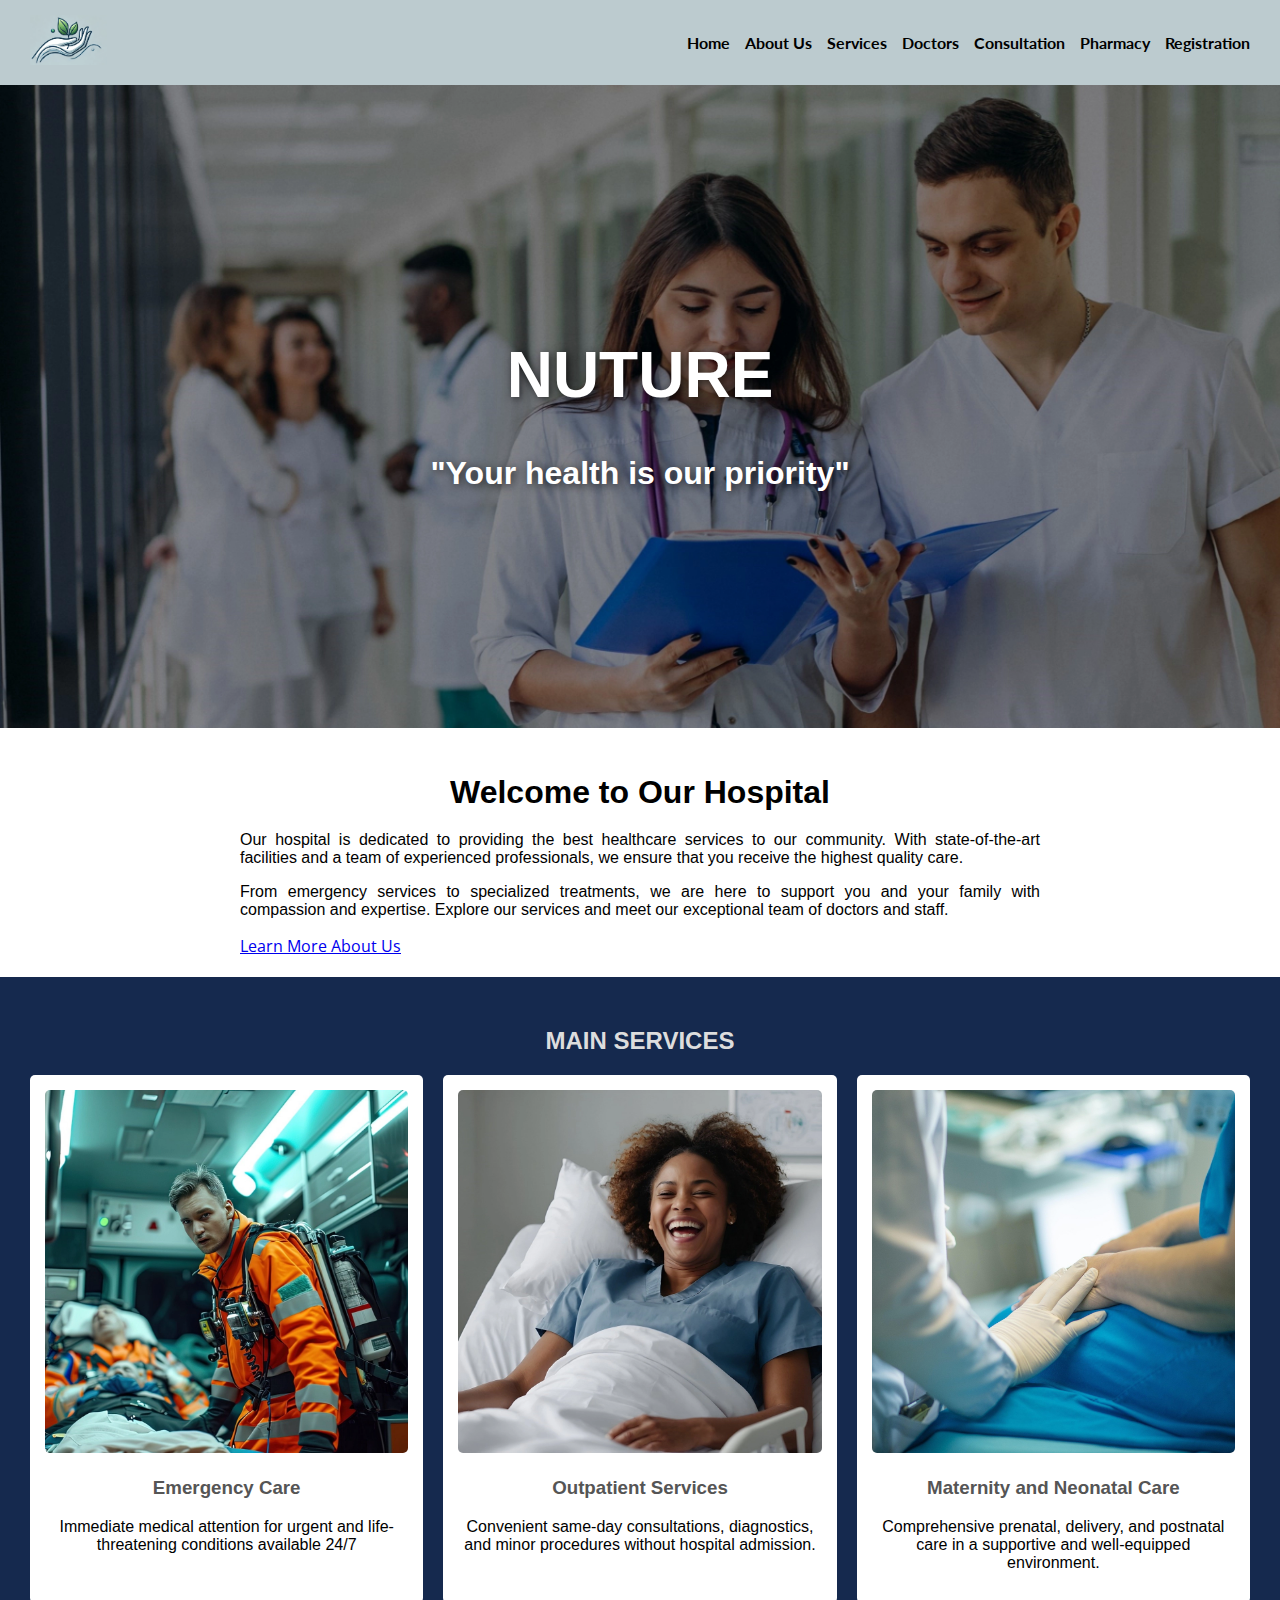
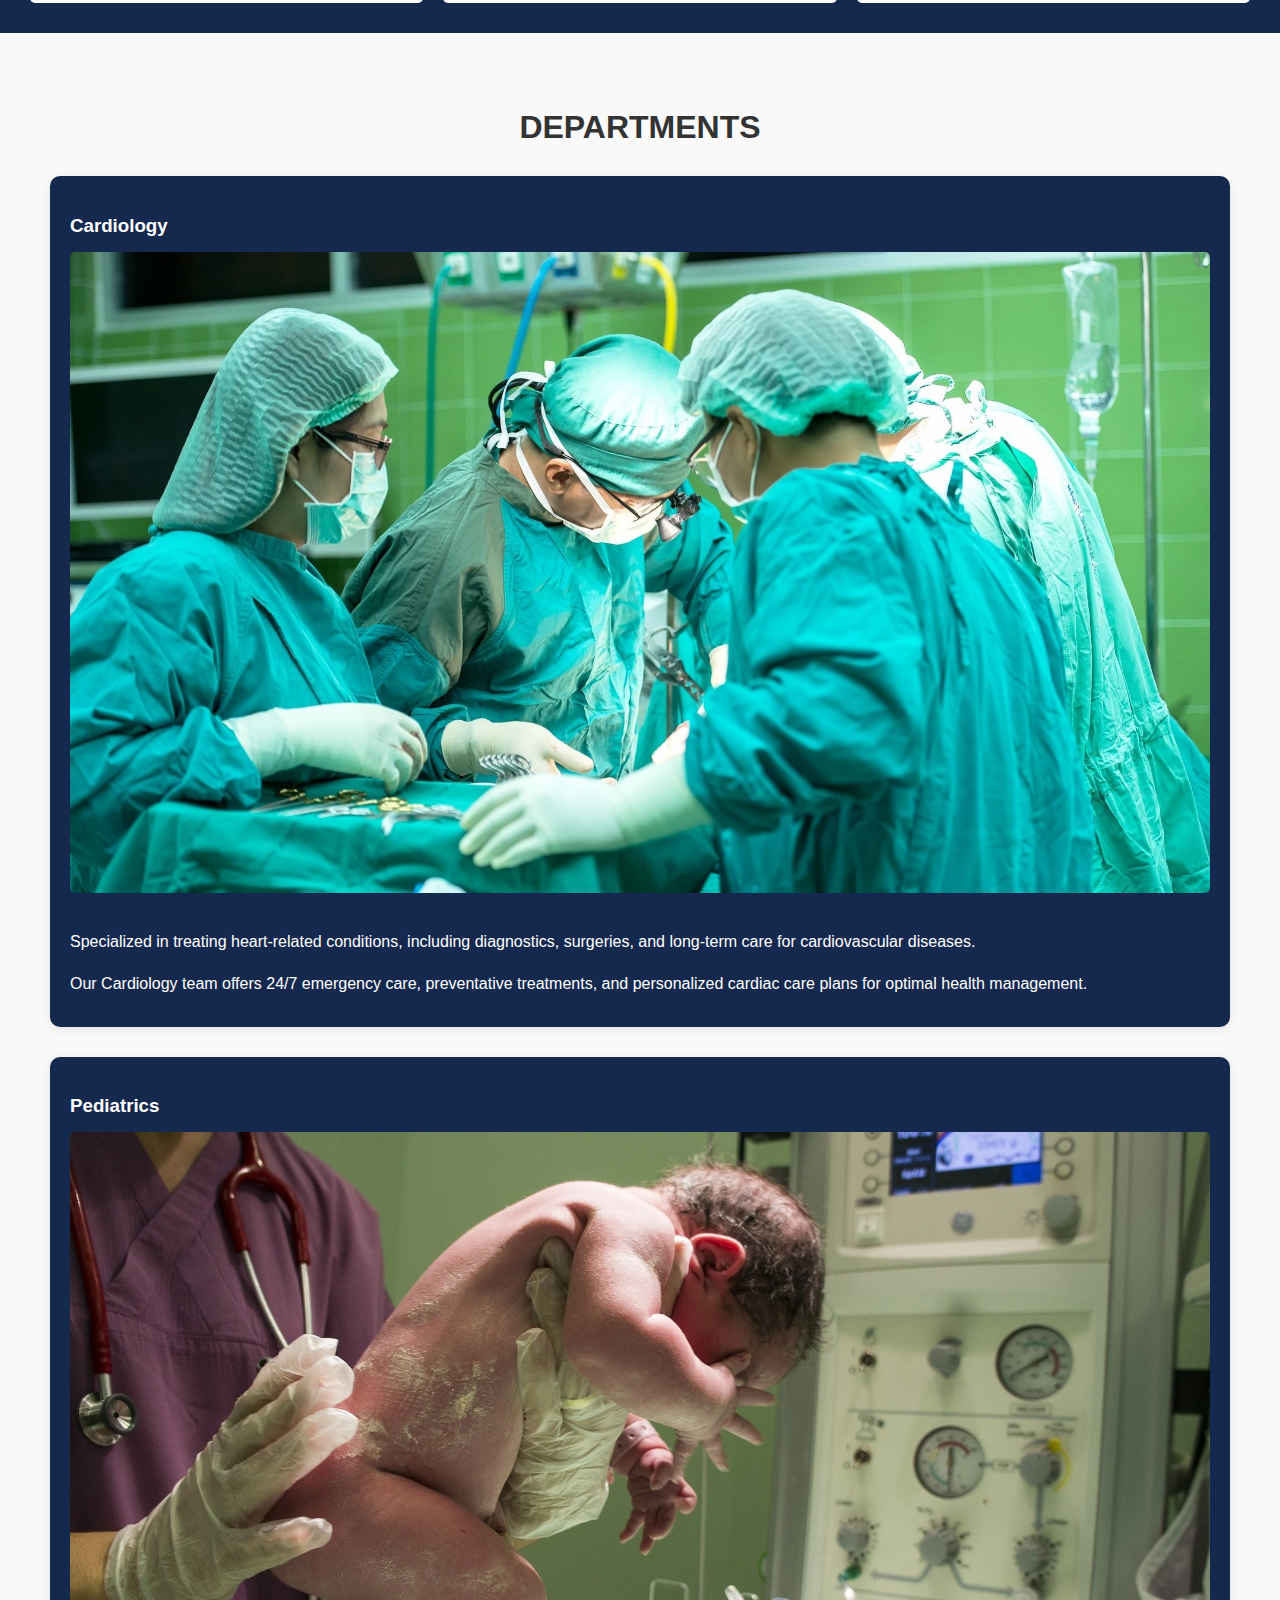
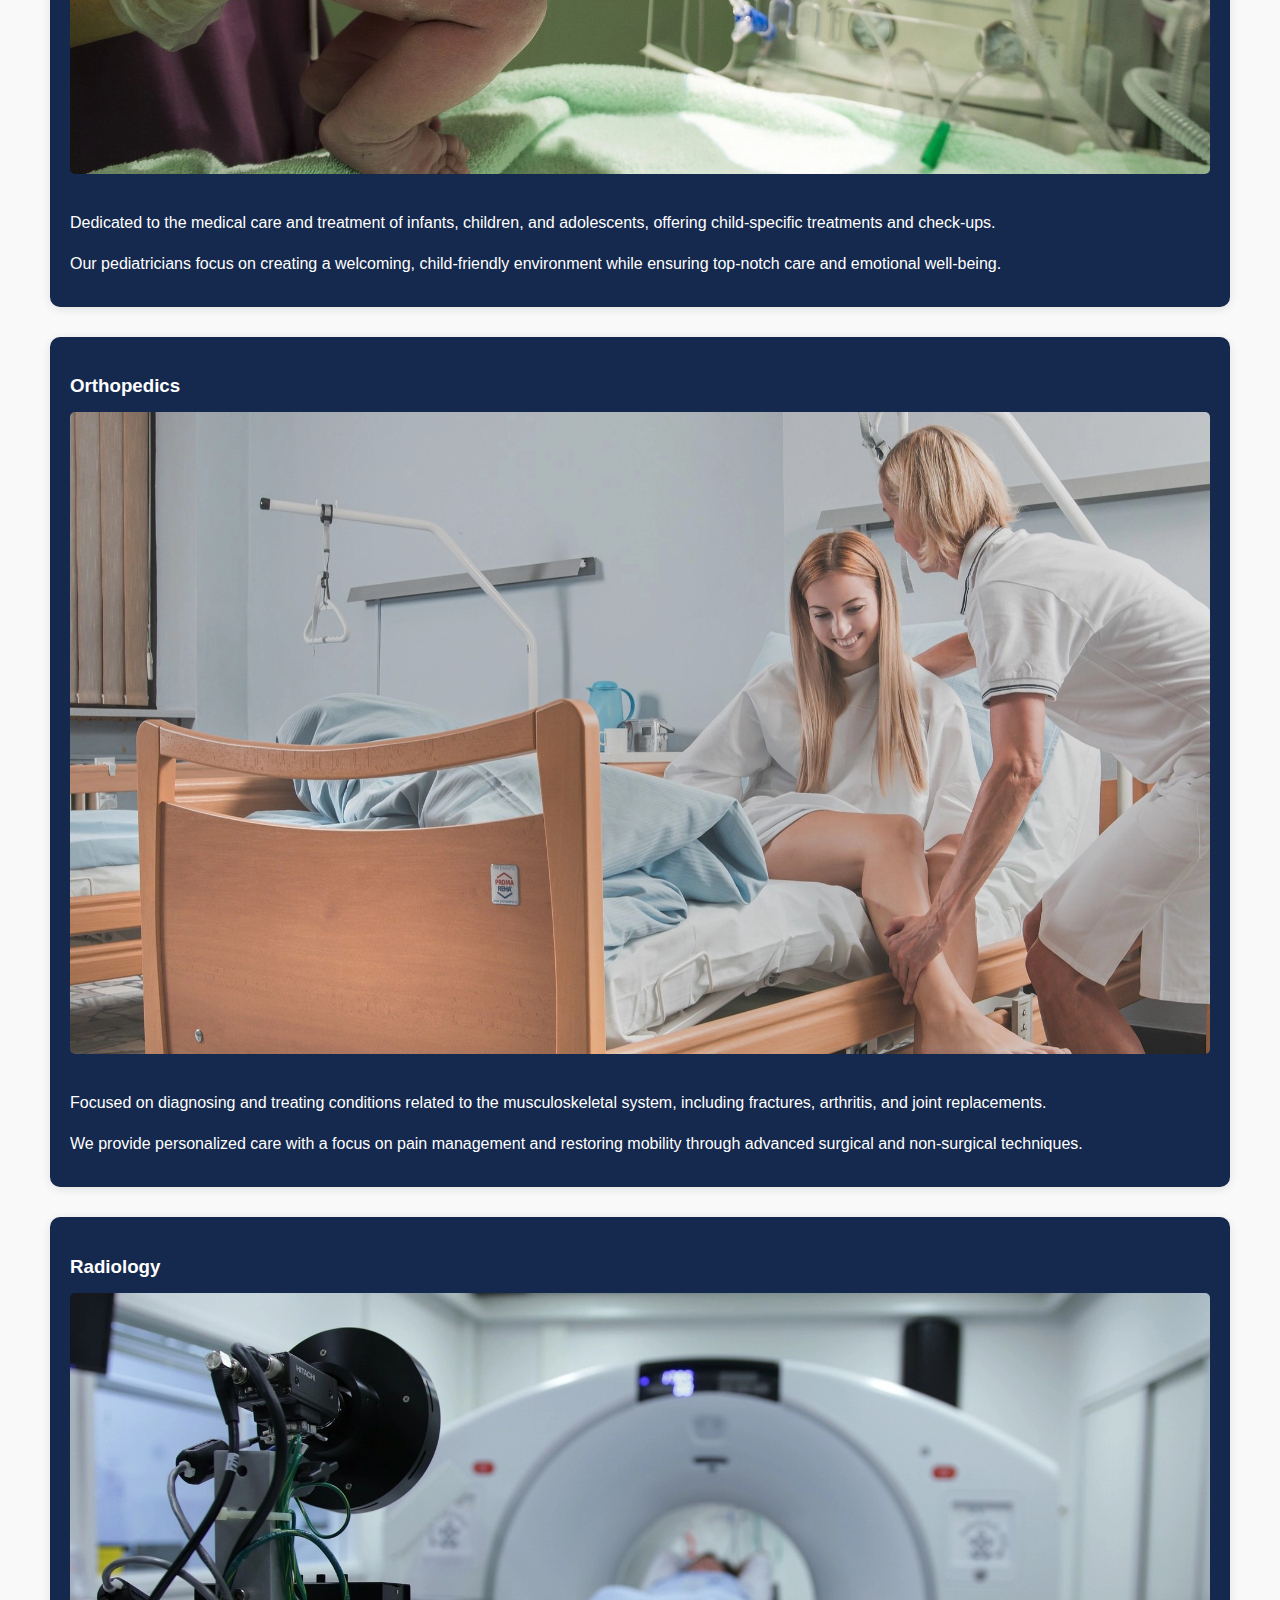
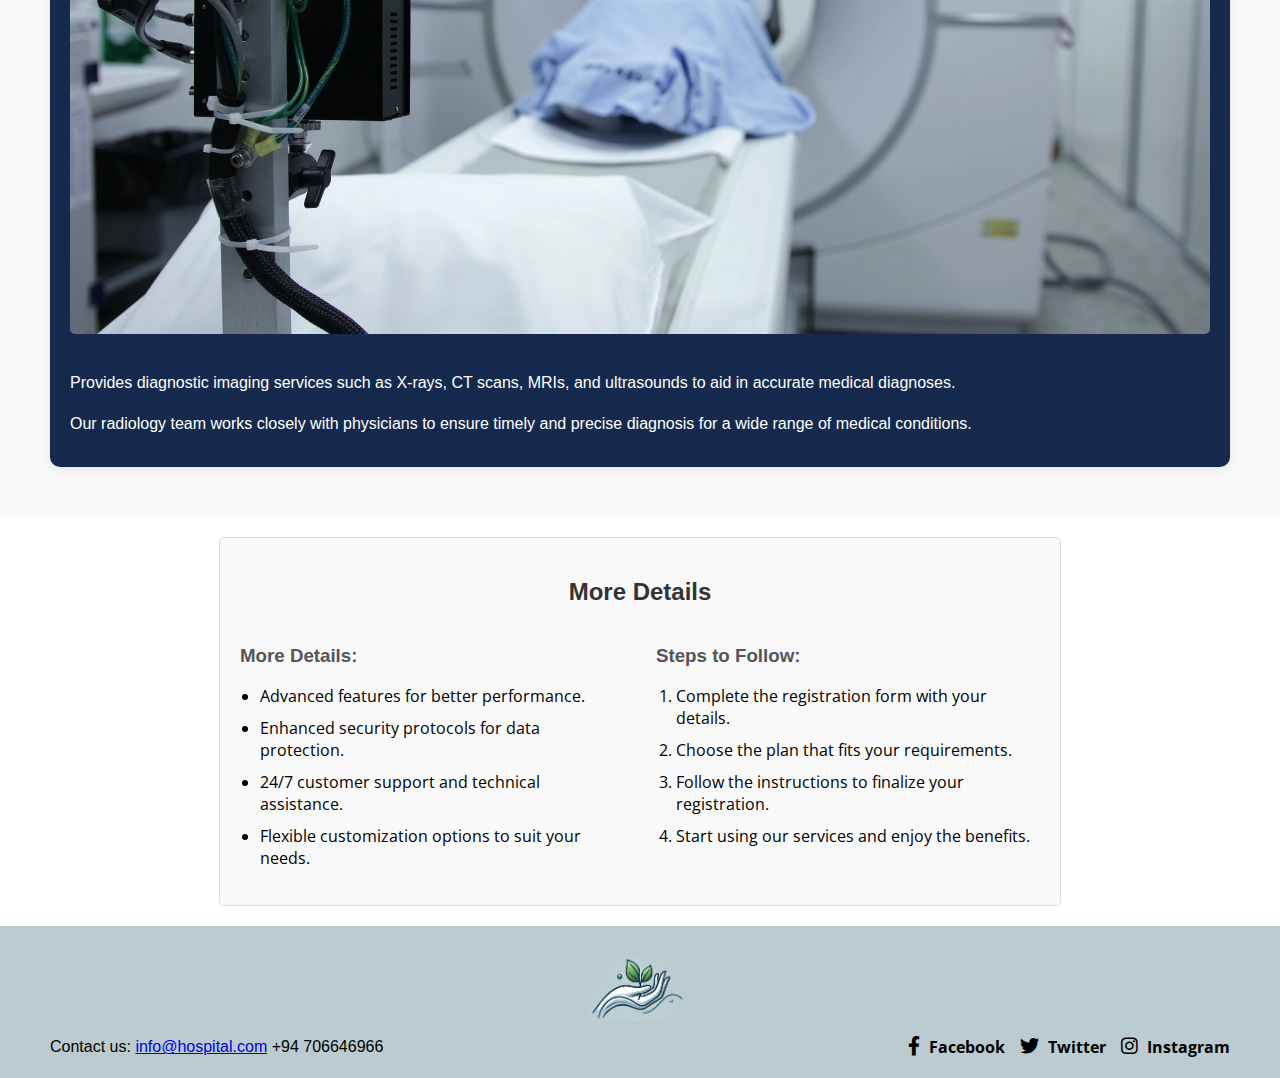
<file: index.html>
<!DOCTYPE html>
<html lang="en">
<head>
    <meta charset="UTF-8">
    <meta name="viewport" content="width=device-width, initial-scale=1.0">
    <link rel="stylesheet" href="../styles/homestyles.css">
    <link rel="stylesheet" href="https://cdnjs.cloudflare.com/ajax/libs/font-awesome/6.0.0-beta3/css/all.min.css">
    <title>Nuture</title>
    <link rel="apple-touch-icon" sizes="180x180" href="/apple-touch-icon.png">
    <link rel="icon" type="image/png" sizes="32x32" href="/favicon-32x32.png">
    <link rel="icon" type="image/png" sizes="16x16" href="/favicon-16x16.png">
    <link rel="manifest" href="/site.webmanifest">
    <meta name="msapplication-TileColor" content="#da532c">
    <meta name="theme-color" content="#ffffff">
</head>
<body>
    <!-- Header -->
    <header>
        <div class="logo">



            <!-- Logo -->
            <img src="/images/Logo.webp" alt="Hospital Logo">
        </div>
        <nav>
            <ul>
                <li><a href="index.html">Home</a></li>
                <li><a href="about.html">About Us</a></li>
                <li><a href="services.html">Services</a></li>
                <li><a href="doctors.html">Doctors</a></li>
                <li><a href="consultation.html">Consultation</a></li>
                <li><a href="pharmacy.html">Pharmacy</a></li>
                <li><a href="registration.html">Registration</a></li>
            </ul>
        </nav>
    </header>


     


    <!-- Image  -->
    <section class="hero">
        <img src="/images/Hero image.webp" alt="Hero Image">
        <div class="hero-text">
            <h1>NUTURE</h1>
            <p>"Your health is our priority"</p>
        </div>
    </section>

    <!-- Intro -->  
    <section class="intro">
        <div class="intro-content">
            <h1>Welcome to Our Hospital</h1>
            <p>
                Our hospital is dedicated to providing the best healthcare services to our community.
                With state-of-the-art facilities and a team of experienced professionals, we ensure that you receive
                the highest quality care.
            </p>
            <p>
                From emergency services to specialized treatments, we are here to support you and your family with
                compassion and expertise. Explore our services and meet our exceptional team of doctors and staff.
            </p>
            <a href="about.html" class="button">Learn More About Us</a>
        </div>
    </section>

    <!-- Main Services-->
    <section class="main-services">
        <h2>MAIN SERVICES</h2>
        <div class="services-grid">
            <div class="service-card">
                <img src="/images/Emergency.webp" alt="Service 1">
                <h3>Emergency Care</h3>
                <p>Immediate medical attention for urgent and life-threatening conditions available 24/7</p>
            </div>
            <div class="service-card">
                <img src="/images/Outpatient.webp" alt="Service 2">
                <h3>Outpatient Services</h3>
                <p>Convenient same-day consultations, diagnostics, and minor procedures without hospital admission.</p>
            </div>
            <div class="service-card">
                <img src="/images/Maternity (1).webp" alt="Service 3">
                <h3>Maternity and Neonatal Care</h3>
                <p>Comprehensive prenatal, delivery, and postnatal care in a supportive and well-equipped environment.</p>
            </div>
            
        </div>
    </section>

    <!-- Departments-->
<section class="departments">
    <h2>DEPARTMENTS</h2>
    <div class="department-grid">
        <div class="department-card">
            <h3>Cardiology</h3>
            <img src="/images/Cardiology.webp" alt="Cardiology Department">
            <p>Specialized in treating heart-related conditions, including diagnostics, surgeries, and long-term care for cardiovascular diseases.</p>
            <p>Our Cardiology team offers 24/7 emergency care, preventative treatments, and personalized cardiac care plans for optimal health management.</p>
        </div>
        <div class="department-card">
            <h3>Pediatrics</h3>
            <img src="/images/Pediatrics.webp" alt="Pediatrics Department">
            <p>Dedicated to the medical care and treatment of infants, children, and adolescents, offering child-specific treatments and check-ups.</p>
            <p>Our pediatricians focus on creating a welcoming, child-friendly environment while ensuring top-notch care and emotional well-being.</p>
        </div>
        <div class="department-card">
            <h3>Orthopedics</h3>
            <img src="/images/Orthopedics.webp" alt="Orthopedics Department">
            <p>Focused on diagnosing and treating conditions related to the musculoskeletal system, including fractures, arthritis, and joint replacements.</p>
            <p>We provide personalized care with a focus on pain management and restoring mobility through advanced surgical and non-surgical techniques.</p>
        </div>
        <div class="department-card">
            <h3>Radiology</h3>
            <img src="/images/Radiology.webp" alt="Radiology Department">
            <p>Provides diagnostic imaging services such as X-rays, CT scans, MRIs, and ultrasounds to aid in accurate medical diagnoses.</p>
            <p>Our radiology team works closely with physicians to ensure timely and precise diagnosis for a wide range of medical conditions.</p>
        </div>
    </div>
</section>

<section class="more-details">
    <h2>More Details</h2>
    <div class="details-content">
        <div class="bullet-points">
            <h3>More Details:</h3>
            <ul>
                <li>Advanced features for better performance.</li>
                <li>Enhanced security protocols for data protection.</li>
                <li>24/7 customer support and technical assistance.</li>
                <li>Flexible customization options to suit your needs.</li>
            </ul>
        </div>
        
        <div class="numbered-list">
            <h3>Steps to Follow:</h3>
            <ol>
                <li>Complete the registration form with your details.</li>
                <li>Choose the plan that fits your requirements.</li>
                <li>Follow the instructions to finalize your registration.</li>
                <li>Start using our services and enjoy the benefits.</li>
            </ol>
        </div>
    </div>
</section>




    <!-- Footer -->
    <!-- Footer -->
    <footer>
        <div class="footer-info">
            <div class="footer-logo">
                <img src="/images/Logo.webp" alt="Hospital Logo">
            </div>
            <p>Contact us: <a href="mailto:info@hospital.com">info@hospital.com</a> +94 706646966</p>
            <div class="social-media">
                <a href="https://www.facebook.com" target="_blank"><i class="fab fa-facebook-f"></i> Facebook</a>
                <a href="https://www.twitter.com" target="_blank"><i class="fab fa-twitter"></i> Twitter</a>
                <a href="https://www.instagram.com" target="_blank"><i class="fab fa-instagram"></i> Instagram</a>
            </div>
        </div>
    </footer>
    <!-- References -->
    <!-- (No date) Chatgpt. Available at: https://openai.com/chatgpt/ (Accessed: 12 September 2024). -->
    <!-- Hospital vectors, photos and PSD files | Free download (no date). https://www.freepik.com/search?format=search&last_filter=query&last_value=hospital&query=hospital. -->
    <!-- Pexels (no date) Hospital Group staff Photos, Download the BEST free Hospital Group Staff Stock photos & HD images. https://www.pexels.com/search/hospital%20group%20staff/. -->
</body>
</html>
</file>
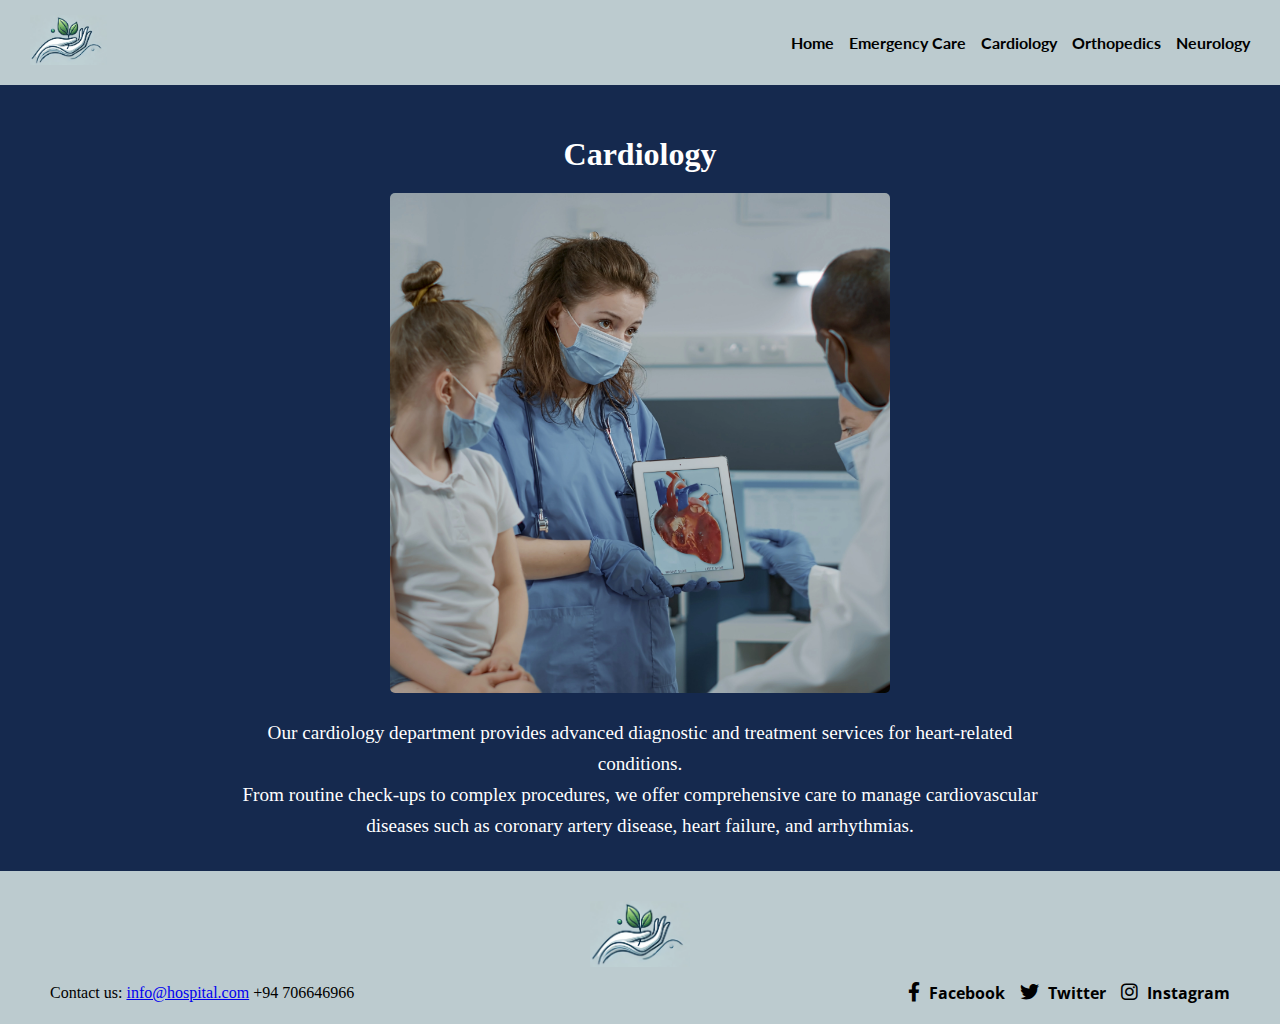
<file: cardiology.html>
<!DOCTYPE html>
<html lang="en">
<head>
    <meta charset="UTF-8">
    <meta name="viewport" content="width=device-width, initial-scale=1.0">
    <title>Cardiology</title>
    <link rel="stylesheet" href="../styles/subpagestyle.css">
    <link rel="stylesheet" href="https://cdnjs.cloudflare.com/ajax/libs/font-awesome/6.0.0-beta3/css/all.min.css">
    <link rel="apple-touch-icon" sizes="180x180" href="/apple-touch-icon.png">
    <link rel="icon" type="image/png" sizes="32x32" href="/favicon-32x32.png">
    <link rel="icon" type="image/png" sizes="16x16" href="/favicon-16x16.png">
    <link rel="manifest" href="/site.webmanifest">
    <meta name="msapplication-TileColor" content="#da532c">
    <meta name="theme-color" content="#ffffff">
</head>
<body>
    <!-- Header -->
    <header>
        <div class="logo">
            <img src="/images/Logo.webp" alt="Hospital Logo">
        </div>
        <nav>
            <ul>
                <li><a href="index.html">Home</a></li>
                <li><a href="emergency.html">Emergency Care</a></li>
                <li><a href="cardiology.html">Cardiology</a></li>
                <li><a href="orthopedics.html">Orthopedics</a></li>
                <li><a href="neurology.html">Neurology</a></li>
            </ul>
        </nav>
    </header>

    <section class="service-detail">
        <h1>Cardiology</h1>
        <img src="/images/cardiology serv.webp" alt="Cardiology Department Image">
        <p>Our cardiology department provides advanced diagnostic and treatment services for heart-related conditions.</p>
        <p>From routine check-ups to complex procedures, we offer comprehensive care to manage cardiovascular diseases such as coronary artery disease, heart failure, and arrhythmias.</p>
    </section>

    <!-- Footer -->
    <footer>
        <div class="footer-info">
            <div class="footer-logo">
                <img src="/images/Logo.webp" alt="Hospital Logo">
            </div>
            <p>Contact us: <a href="mailto:info@hospital.com">info@hospital.com</a> +94 706646966</p>
            <div class="social-media">
                <a href="https://www.facebook.com" target="_blank"><i class="fab fa-facebook-f"></i> Facebook</a>
                <a href="https://www.twitter.com" target="_blank"><i class="fab fa-twitter"></i> Twitter</a>
                <a href="https://www.instagram.com" target="_blank"><i class="fab fa-instagram"></i> Instagram</a>
            </div>
        </div>
    </footer>
    <!-- References -->
    <!-- (No date) Chatgpt. Available at: https://openai.com/chatgpt/ (Accessed: 12 September 2024). -->
    <!-- Hospital vectors, photos and PSD files | Free download (no date). https://www.freepik.com/search?format=search&last_filter=query&last_value=hospital&query=hospital. -->
    <!-- Pexels (no date) Hospital Group staff Photos, Download the BEST free Hospital Group Staff Stock photos & HD images. https://www.pexels.com/search/hospital%20group%20staff/. -->
</body>
</html>
</file>
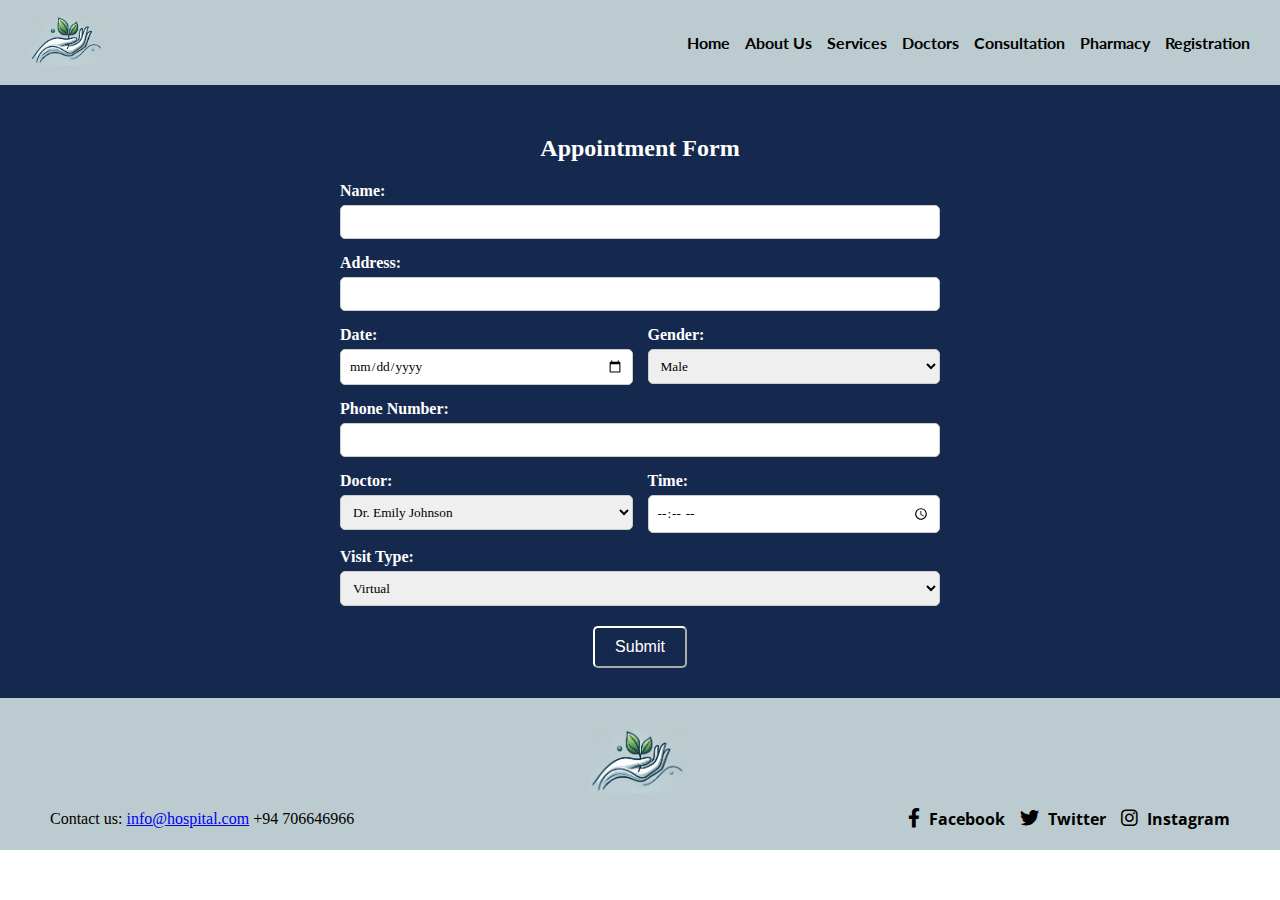
<file: consultation.html>
<!DOCTYPE html>
<html lang="en">
<head>
    <meta charset="UTF-8">
    <meta name="viewport" content="width=device-width, initial-scale=1.0">
    <title>Consultation</title>
    <link rel="stylesheet" href="../styles/consultationstyle.css">
    <link rel="stylesheet" href="https://cdnjs.cloudflare.com/ajax/libs/font-awesome/6.0.0-beta3/css/all.min.css">
    <link rel="apple-touch-icon" sizes="180x180" href="/apple-touch-icon.png">
    <link rel="icon" type="image/png" sizes="32x32" href="/favicon-32x32.png">
    <link rel="icon" type="image/png" sizes="16x16" href="/favicon-16x16.png">
    <link rel="manifest" href="/site.webmanifest">
    <meta name="msapplication-TileColor" content="#da532c">
    <meta name="theme-color" content="#ffffff">
</head>
<body>
    <!-- Header -->
    <header>
        <div class="logo">
            <!-- Logo -->
            <img src="/images/Logo.webp" alt="Hospital Logo">
        </div>
        <nav>
            <ul>
                <li><a href="index.html">Home</a></li>
                <li><a href="about.html">About Us</a></li>
                <li><a href="services.html">Services</a></li>
                <li><a href="doctors.html">Doctors</a></li>
                <li><a href="consultation.html">Consultation</a></li>
                <li><a href="pharmacy.html">Pharmacy</a></li>
                <li><a href="registration.html">Registration</a></li>
            </ul>
        </nav>
    </header>

    <section class="consultation-form">
        <h2>Appointment Form</h2>
        <form>
            <div class="form-group">
                <label for="name">Name:</label>
                <input type="text" id="name" name="name">
            </div>
            <div class="form-group">
                <label for="address">Address:</label>
                <input type="text" id="address" name="address">
            </div>
            <div class="form-group form-row">
                <div class="form-column">
                    <label for="date">Date:</label>
                    <input type="date" id="date" name="date">
                </div>
                <div class="form-column">
                    <label for="gender">Gender:</label>
                    <select id="gender" name="gender">
                        <option value="male">Male</option>
                        <option value="female">Female</option>
                        <option value="other">Other</option>
                    </select>
                </div>
                <div class="form-column">
                    <label for="phone">Phone Number:</label>
                    <input type="tel" id="phone" name="phone">
                </div>
            </div>
            <div class="form-group form-row">
                <div class="form-column">
                    <label for="doctor">Doctor:</label>
                    <select id="doctor" name="doctor">
                        <option value="dr1">Dr. Emily Johnson</option>
                        <option value="dr2">Dr. Michael Smith</option>
                        <option value="dr3">Dr. Sarah Williams</option>
                        <option value="dr4">Dr. David Brown</option>
                        <option value="dr5">Dr. Lisa Turner</option>
                        <option value="dr6">Dr. Robert Thompson</option>
                    </select>
                </div>
                <div class="form-column">
                    <label for="time">Time:</label>
                    <input type="time" id="time" name="time">
                </div>
                <div class="form-column">
                    <label for="visit-type">Visit Type:</label>
                    <select id="visit-type" name="visit-type">
                        <option value="virtual">Virtual</option>
                        <option value="physical">Physical</option>
                    </select>
                </div>
            </div>
            <button type="submit">Submit</button>
        </form>
    </section>
    

    <!-- Footer -->
    <footer>
        <div class="footer-info">
            <div class="footer-logo">
                <img src="/images/Logo.webp" alt="Hospital Logo">
            </div>
            <p>Contact us: <a href="mailto:info@hospital.com">info@hospital.com</a> +94 706646966</p>
            <div class="social-media">
                <a href="https://www.facebook.com" target="_blank"><i class="fab fa-facebook-f"></i> Facebook</a>
                <a href="https://www.twitter.com" target="_blank"><i class="fab fa-twitter"></i> Twitter</a>
                <a href="https://www.instagram.com" target="_blank"><i class="fab fa-instagram"></i> Instagram</a>
            </div>
        </div>
    </footer>
    <!-- References -->
    <!-- (No date) Chatgpt. Available at: https://openai.com/chatgpt/ (Accessed: 12 September 2024). -->
    <!-- Hospital vectors, photos and PSD files | Free download (no date). https://www.freepik.com/search?format=search&last_filter=query&last_value=hospital&query=hospital. -->
    <!-- Pexels (no date) Hospital Group staff Photos, Download the BEST free Hospital Group Staff Stock photos & HD images. https://www.pexels.com/search/hospital%20group%20staff/. -->
</body>
</html>
</file>
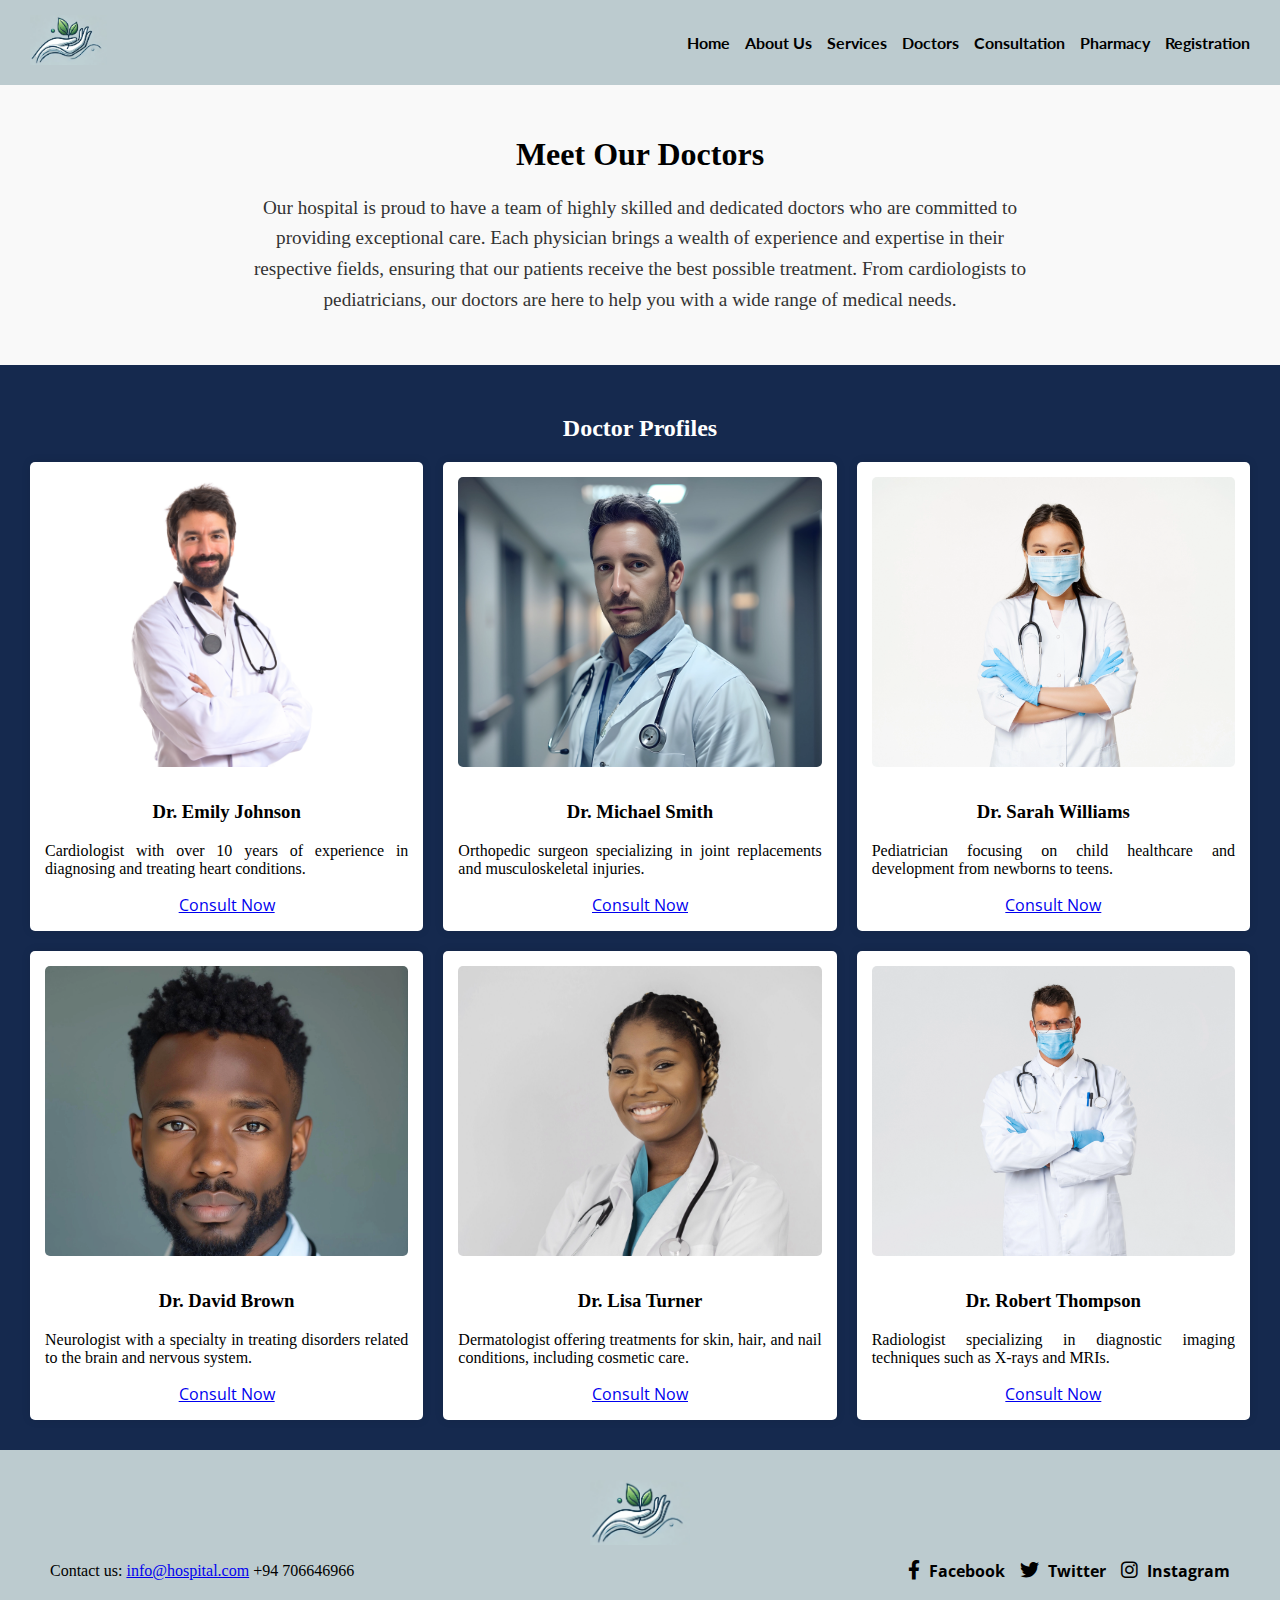
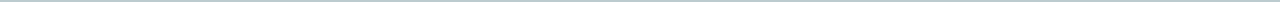
<file: doctors.html>
<!DOCTYPE html>
<html lang="en">
<head>
    <meta charset="UTF-8">
    <meta name="viewport" content="width=device-width, initial-scale=1.0">
    <title>Doctors</title>
    <link rel="stylesheet" href="../styles/doctorstyle.css">
    <link rel="stylesheet" href="https://cdnjs.cloudflare.com/ajax/libs/font-awesome/6.0.0-beta3/css/all.min.css">
    <link rel="apple-touch-icon" sizes="180x180" href="/apple-touch-icon.png">
    <link rel="icon" type="image/png" sizes="32x32" href="/favicon-32x32.png">
    <link rel="icon" type="image/png" sizes="16x16" href="/favicon-16x16.png">
    <link rel="manifest" href="/site.webmanifest">
    <meta name="msapplication-TileColor" content="#da532c">
    <meta name="theme-color" content="#ffffff">
</head>
<body>
    <!-- Header -->
    <header>
        <div class="logo">
            <img src="/images/Logo.webp" alt="Hospital Logo">
        </div>
        <nav>
            <ul>
                <li><a href="index.html">Home</a></li>
                <li><a href="about.html">About Us</a></li>
                <li><a href="services.html">Services</a></li>
                <li><a href="doctors.html">Doctors</a></li>
                <li><a href="consultation.html">Consultation</a></li>
                <li><a href="pharmacy.html">Pharmacy</a></li>
                <li><a href="registration.html">Registration</a></li>
            </ul>
        </nav>
    </header>

    <!-- Introduction -->
    <section class="intro">
        <div class="intro-content">
            <h1>Meet Our Doctors</h1>
            <p>Our hospital is proud to have a team of highly skilled and dedicated doctors who are committed to providing exceptional care. Each physician brings a wealth of experience and expertise in their respective fields, ensuring that our patients receive the best possible treatment. From cardiologists to pediatricians, our doctors are here to help you with a wide range of medical needs.</p>
        </div>
    </section>

    <!-- Doctors -->
    <section class="doctors">
        <h2>Doctor Profiles</h2>
        <div class="doctors-grid">
            <!-- Doctor 1 -->
            <div class="doctor-card">
                <img src="/images/Doc 1.webp" alt="Doctor 1">
                <h3>Dr. Emily Johnson</h3>
                <p>Cardiologist with over 10 years of experience in diagnosing and treating heart conditions.</p>
                <a href="consultation.html" class="consult-button">Consult Now</a>
            </div>

            <!-- Doctor 2 -->
            <div class="doctor-card">
                <img src="/images/Doc 2.webp" alt="Doctor 2">
                <h3>Dr. Michael Smith</h3>
                <p>Orthopedic surgeon specializing in joint replacements and musculoskeletal injuries.</p>
                <a href="consultation.html" class="consult-button">Consult Now</a>
            </div>

            <!-- Doctor 3 -->
            <div class="doctor-card">
                <img src="/images/Doc 3.webp" alt="Doctor 3">
                <h3>Dr. Sarah Williams</h3>
                <p>Pediatrician focusing on child healthcare and development from newborns to teens.</p>
                <a href="consultation.html" class="consult-button">Consult Now</a>
            </div>

            <!-- Doctor 4 -->
            <div class="doctor-card">
                <img src="/images/Doc 4.webp" alt="Doctor 4">
                <h3>Dr. David Brown</h3>
                <p>Neurologist with a specialty in treating disorders related to the brain and nervous system.</p>
                <a href="consultation.html" class="consult-button">Consult Now</a>
            </div>

            <!-- Doctor 5 -->
            <div class="doctor-card">
                <img src="/images/Doc5.webp" alt="Doctor 5">
                <h3>Dr. Lisa Turner</h3>
                <p>Dermatologist offering treatments for skin, hair, and nail conditions, including cosmetic care.</p>
                <a href="consultation.html" class="consult-button">Consult Now</a>
            </div>

            <!-- Doctor 6 -->
            <div class="doctor-card">
                <img src="/images/Doc 6.webp" alt="Doctor 6">
                <h3>Dr. Robert Thompson</h3>
                <p>Radiologist specializing in diagnostic imaging techniques such as X-rays and MRIs.</p>
                <a href="consultation.html" class="consult-button">Consult Now</a>
            </div>
        </div>
    </section>

    <!-- Footer -->
    <footer>
        <div class="footer-info">
            <div class="footer-logo">
                <img src="/images/Logo.webp" alt="Hospital Logo">
            </div>
            <p>Contact us: <a href="mailto:info@hospital.com">info@hospital.com</a> +94 706646966</p>
            <div class="social-media">
                <a href="https://www.facebook.com" target="_blank"><i class="fab fa-facebook-f"></i> Facebook</a>
                <a href="https://www.twitter.com" target="_blank"><i class="fab fa-twitter"></i> Twitter</a>
                <a href="https://www.instagram.com" target="_blank"><i class="fab fa-instagram"></i> Instagram</a>
            </div>
        </div>
    </footer>
    <!-- References -->
    <!-- (No date) Chatgpt. Available at: https://openai.com/chatgpt/ (Accessed: 12 September 2024). -->
    <!-- Hospital vectors, photos and PSD files | Free download (no date). https://www.freepik.com/search?format=search&last_filter=query&last_value=hospital&query=hospital. -->
    <!-- Pexels (no date) Hospital Group staff Photos, Download the BEST free Hospital Group Staff Stock photos & HD images. https://www.pexels.com/search/hospital%20group%20staff/. -->
</body>
</html>
</file>
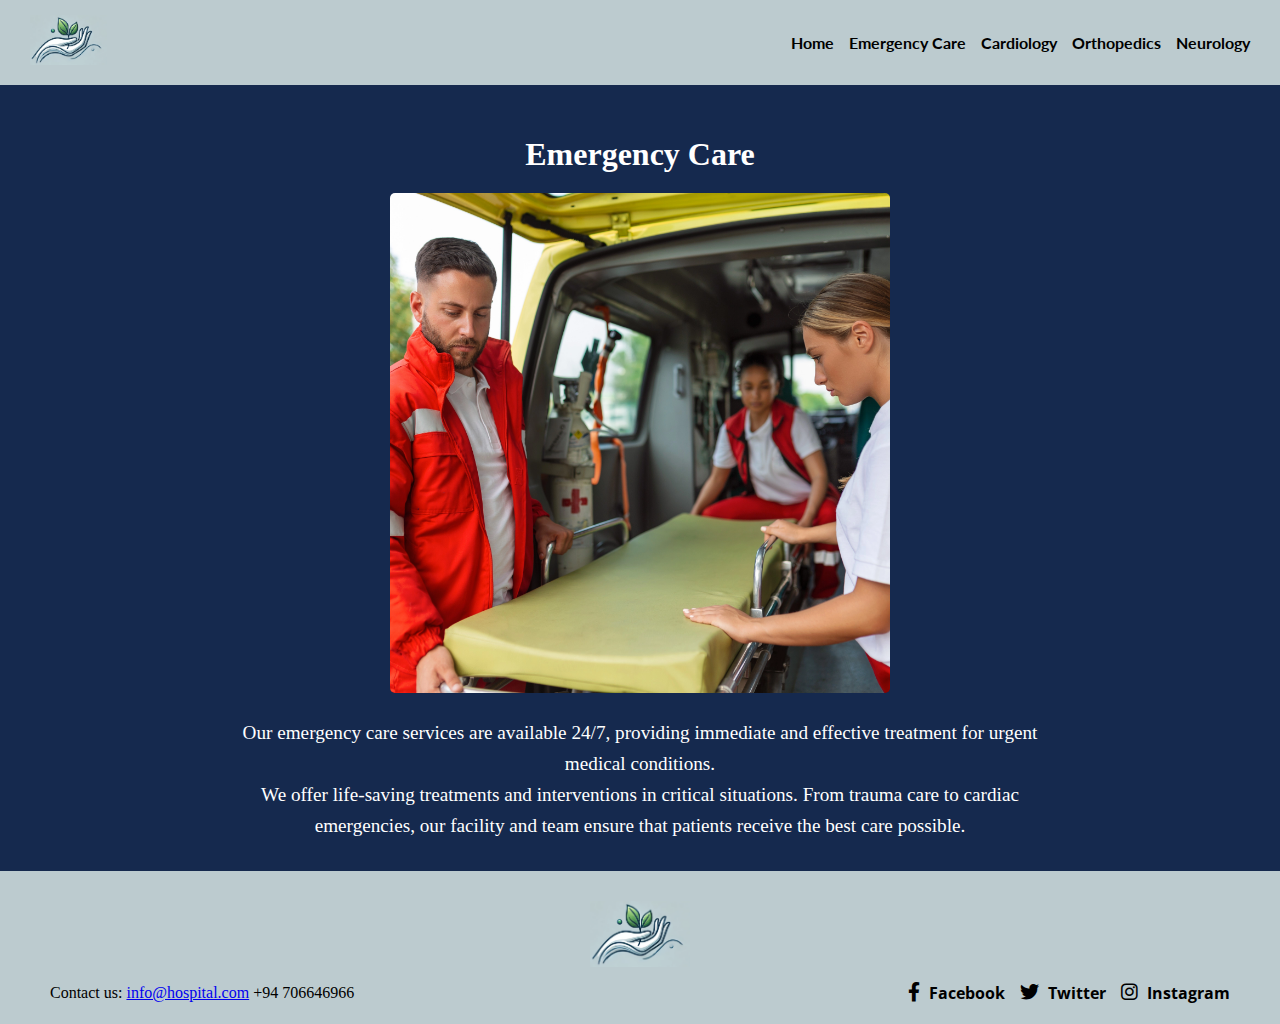
<file: emergency.html>
<!DOCTYPE html>
<html lang="en">
<head>
    <meta charset="UTF-8">
    <meta name="viewport" content="width=device-width, initial-scale=1.0">
    <title>Emergency Care</title>
    <link rel="stylesheet" href="../styles/subpagestyle.css">
    <link rel="stylesheet" href="https://cdnjs.cloudflare.com/ajax/libs/font-awesome/6.0.0-beta3/css/all.min.css">
    <link rel="apple-touch-icon" sizes="180x180" href="/apple-touch-icon.png">
    <link rel="icon" type="image/png" sizes="32x32" href="/favicon-32x32.png">
    <link rel="icon" type="image/png" sizes="16x16" href="/favicon-16x16.png">
    <link rel="manifest" href="/site.webmanifest">
    <meta name="msapplication-TileColor" content="#da532c">
    <meta name="theme-color" content="#ffffff">
</head>
<body>
    <!-- Header -->
    <header>
        <div class="logo">
            <img src="/images/Logo.webp" alt="Hospital Logo">
        </div>
        <nav>
            <ul>
                <li><a href="index.html">Home</a></li>
                <li><a href="emergency.html">Emergency Care</a></li>
                <li><a href="cardiology.html">Cardiology</a></li>
                <li><a href="orthopedics.html">Orthopedics</a></li>
                <li><a href="neurology.html">Neurology</a></li>
            </ul>
        </nav>
    </header>

    <section class="service-detail">
        <h1>Emergency Care</h1>
        <img src="/images/Emergency serv.webp" alt="Emergency Care Image">
        <p>Our emergency care services are available 24/7, providing immediate and effective treatment for urgent medical conditions.</p>
        <p>We offer life-saving treatments and interventions in critical situations. From trauma care to cardiac emergencies, our facility and team ensure that patients receive the best care possible.</p>
    </section>

    <!-- Footer -->
    <footer>
        <div class="footer-info">
            <div class="footer-logo">
                <img src="/images/Logo.webp" alt="Hospital Logo">
            </div>
            <p>Contact us: <a href="mailto:info@hospital.com">info@hospital.com</a> +94 706646966</p>
            <div class="social-media">
                <a href="https://www.facebook.com" target="_blank"><i class="fab fa-facebook-f"></i> Facebook</a>
                <a href="https://www.twitter.com" target="_blank"><i class="fab fa-twitter"></i> Twitter</a>
                <a href="https://www.instagram.com" target="_blank"><i class="fab fa-instagram"></i> Instagram</a>
            </div>
        </div>
    </footer>
    <!-- References -->
    <!-- (No date) Chatgpt. Available at: https://openai.com/chatgpt/ (Accessed: 12 September 2024). -->
    <!-- Hospital vectors, photos and PSD files | Free download (no date). https://www.freepik.com/search?format=search&last_filter=query&last_value=hospital&query=hospital. -->
    <!-- Pexels (no date) Hospital Group staff Photos, Download the BEST free Hospital Group Staff Stock photos & HD images. https://www.pexels.com/search/hospital%20group%20staff/. -->
</body>
</html>
</file>
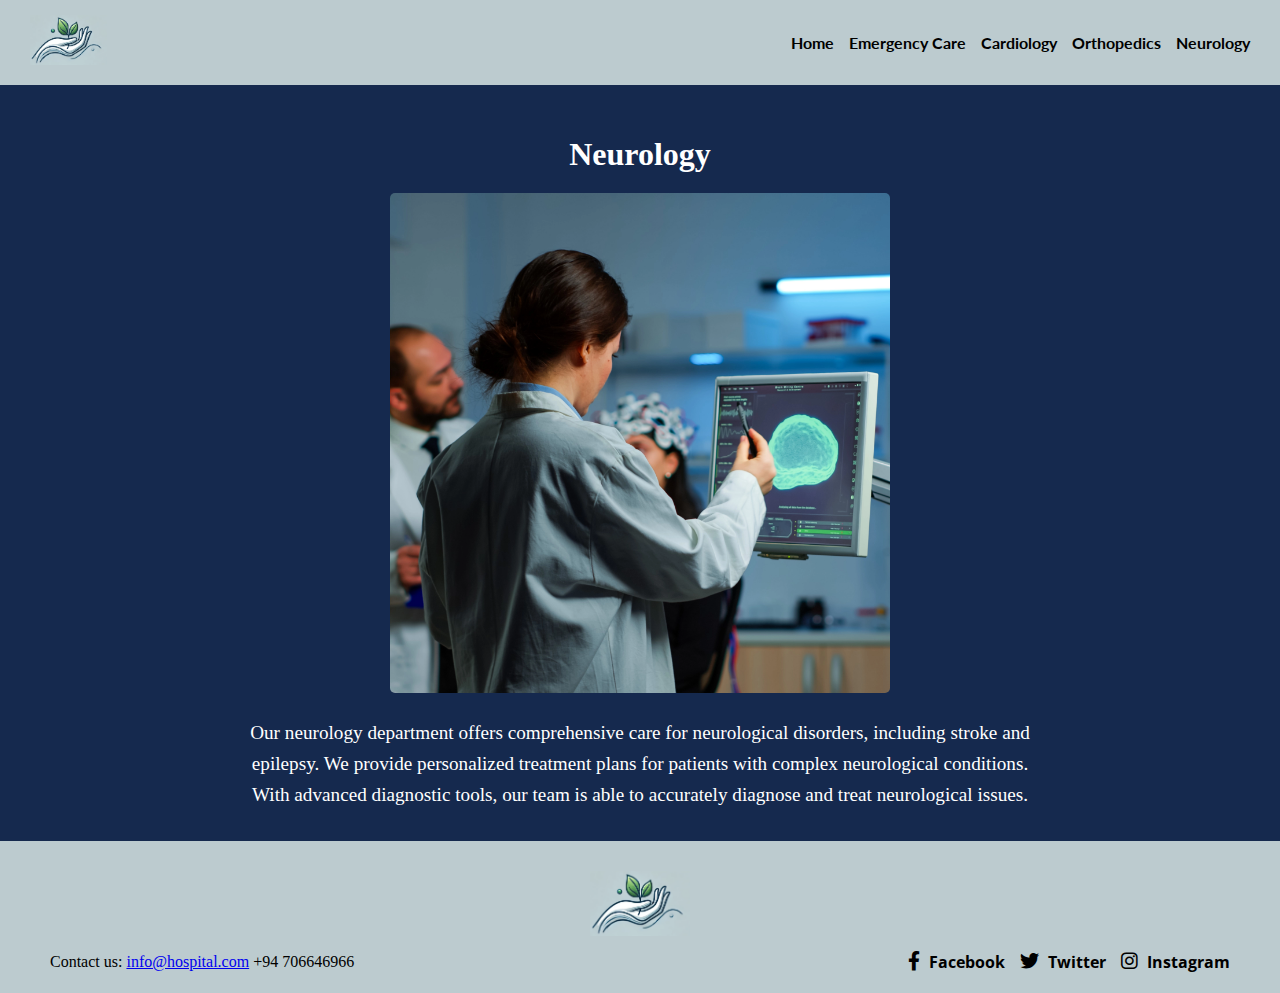
<file: neurology.html>
<!DOCTYPE html>
<html lang="en">
<head>
    <meta charset="UTF-8">
    <meta name="viewport" content="width=device-width, initial-scale=1.0">
    <title>Neurology</title>
    <link rel="stylesheet" href="../styles/subpagestyle.css">
    <link rel="stylesheet" href="https://cdnjs.cloudflare.com/ajax/libs/font-awesome/6.0.0-beta3/css/all.min.css">
    <link rel="apple-touch-icon" sizes="180x180" href="/apple-touch-icon.png">
    <link rel="icon" type="image/png" sizes="32x32" href="/favicon-32x32.png">
    <link rel="icon" type="image/png" sizes="16x16" href="/favicon-16x16.png">
    <link rel="manifest" href="/site.webmanifest">
    <meta name="msapplication-TileColor" content="#da532c">
    <meta name="theme-color" content="#ffffff">
</head>
<body>
    <!-- Header -->
    <header>
        <div class="logo">
            <img src="/images/Logo.webp" alt="Hospital Logo">
        </div>
        <nav>
            <ul>
                <li><a href="index.html">Home</a></li>
                <li><a href="emergency.html">Emergency Care</a></li>
                <li><a href="cardiology.html">Cardiology</a></li>
                <li><a href="orthopedics.html">Orthopedics</a></li>
                <li><a href="neurology.html">Neurology</a></li>
            </ul>
        </nav>
    </header>

    <section class="service-detail">
        <h1>Neurology</h1>
        <img src="/images/neuro serv.webp" alt="Neurology Department Image">
        <p>Our neurology department offers comprehensive care for neurological disorders, including stroke and epilepsy. We provide personalized treatment plans for patients with complex neurological conditions.</p>
        <p>With advanced diagnostic tools, our team is able to accurately diagnose and treat neurological issues.</p>
    </section>

    <!-- Footer -->
    <footer>
        <div class="footer-info">
            <div class="footer-logo">
                <img src="/images/Logo.webp" alt="Hospital Logo">
            </div>
            <p>Contact us: <a href="mailto:info@hospital.com">info@hospital.com</a> +94 706646966</p>
            <div class="social-media">
                <a href="https://www.facebook.com" target="_blank"><i class="fab fa-facebook-f"></i> Facebook</a>
                <a href="https://www.twitter.com" target="_blank"><i class="fab fa-twitter"></i> Twitter</a>
                <a href="https://www.instagram.com" target="_blank"><i class="fab fa-instagram"></i> Instagram</a>
            </div>
        </div>
    </footer>
    <!-- References -->
    <!-- (No date) Chatgpt. Available at: https://openai.com/chatgpt/ (Accessed: 12 September 2024). -->
    <!-- Hospital vectors, photos and PSD files | Free download (no date). https://www.freepik.com/search?format=search&last_filter=query&last_value=hospital&query=hospital. -->
    <!-- Pexels (no date) Hospital Group staff Photos, Download the BEST free Hospital Group Staff Stock photos & HD images. https://www.pexels.com/search/hospital%20group%20staff/. -->
</body>
</html>
</file>
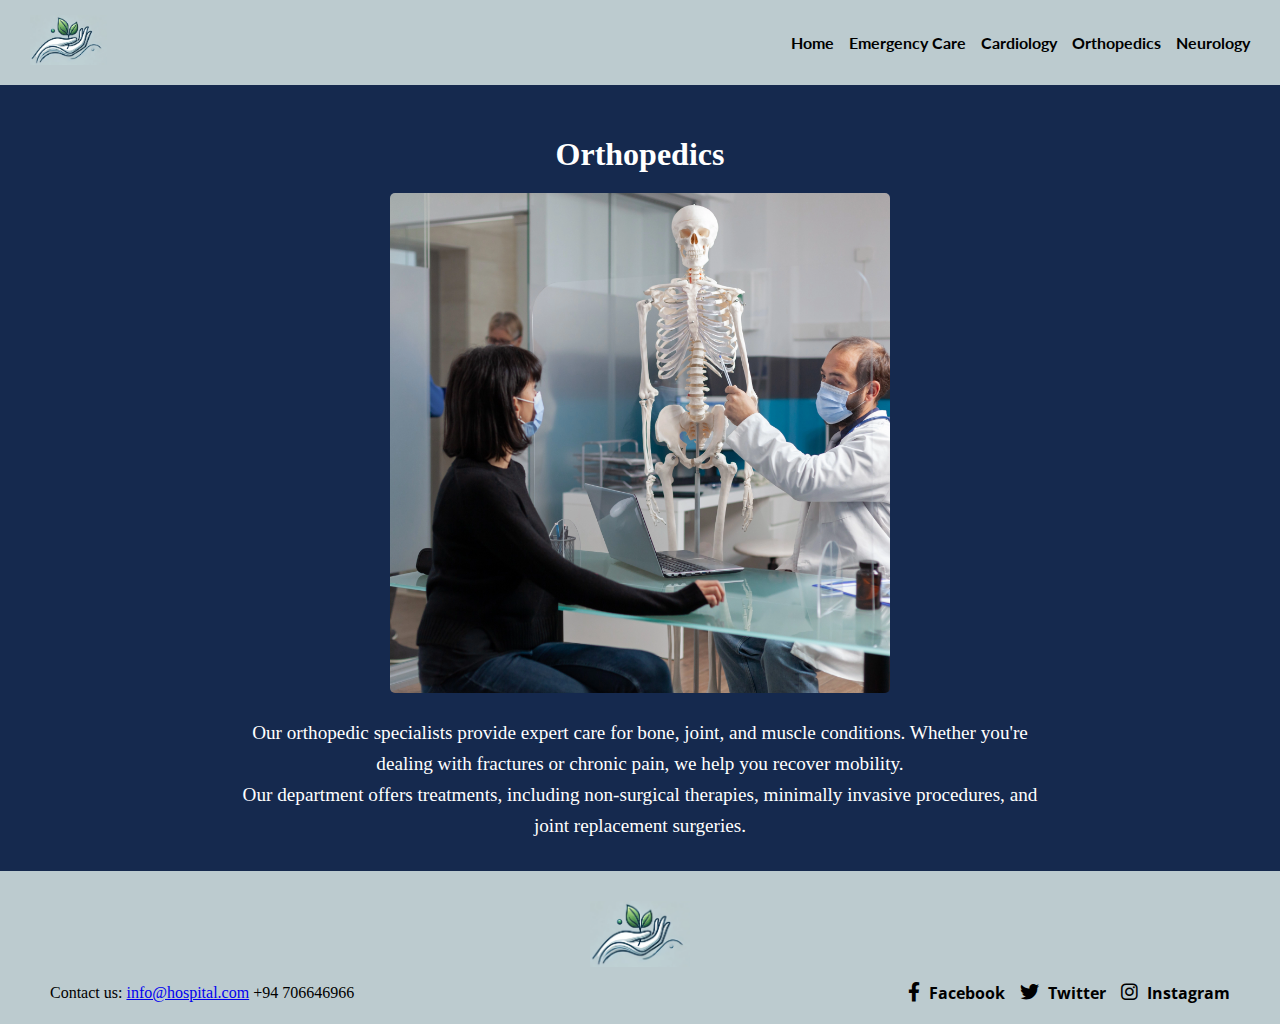
<file: orthopedics.html>
<!DOCTYPE html>
<html lang="en">
<head>
    <meta charset="UTF-8">
    <meta name="viewport" content="width=device-width, initial-scale=1.0">
    <title>Orthopedics</title>
    <link rel="stylesheet" href="../styles/subpagestyle.css">
    <link rel="stylesheet" href="https://cdnjs.cloudflare.com/ajax/libs/font-awesome/6.0.0-beta3/css/all.min.css">
    <link rel="apple-touch-icon" sizes="180x180" href="/apple-touch-icon.png">
    <link rel="icon" type="image/png" sizes="32x32" href="/favicon-32x32.png">
    <link rel="icon" type="image/png" sizes="16x16" href="/favicon-16x16.png">
    <link rel="manifest" href="/site.webmanifest">
    <meta name="msapplication-TileColor" content="#da532c">
    <meta name="theme-color" content="#ffffff">
</head>
<body>
    <!-- Header -->
    <header>
        <div class="logo">
            <img src="/images/Logo.webp" alt="Hospital Logo">
        </div>
        <nav>
            <ul>
                <li><a href="index.html">Home</a></li>
                <li><a href="emergency.html">Emergency Care</a></li>
                <li><a href="cardiology.html">Cardiology</a></li>
                <li><a href="orthopedics.html">Orthopedics</a></li>
                <li><a href="neurology.html">Neurology</a></li>
            </ul>
        </nav>
    </header>

    <section class="service-detail">
        <h1>Orthopedics</h1>
        <img src="/images/ortho serv.webp" alt="Orthopedics Department Image">
        <p>Our orthopedic specialists provide expert care for bone, joint, and muscle conditions. Whether you're dealing with fractures or chronic pain, we help you recover mobility.</p>
        <p>Our department offers treatments, including non-surgical therapies, minimally invasive procedures, and joint replacement surgeries.</p>
    </section>

    <!-- Footer -->
    <footer>
        <div class="footer-info">
            <div class="footer-logo">
                <img src="/images/Logo.webp" alt="Hospital Logo">
            </div>
            <p>Contact us: <a href="mailto:info@hospital.com">info@hospital.com</a> +94 706646966</p>
            <div class="social-media">
                <a href="https://www.facebook.com" target="_blank"><i class="fab fa-facebook-f"></i> Facebook</a>
                <a href="https://www.twitter.com" target="_blank"><i class="fab fa-twitter"></i> Twitter</a>
                <a href="https://www.instagram.com" target="_blank"><i class="fab fa-instagram"></i> Instagram</a>
            </div>
        </div>
    </footer>
    <!-- References -->
    <!-- (No date) Chatgpt. Available at: https://openai.com/chatgpt/ (Accessed: 12 September 2024). -->
    <!-- Hospital vectors, photos and PSD files | Free download (no date). https://www.freepik.com/search?format=search&last_filter=query&last_value=hospital&query=hospital. -->
    <!-- Pexels (no date) Hospital Group staff Photos, Download the BEST free Hospital Group Staff Stock photos & HD images. https://www.pexels.com/search/hospital%20group%20staff/. -->
</body>
</html>
</file>
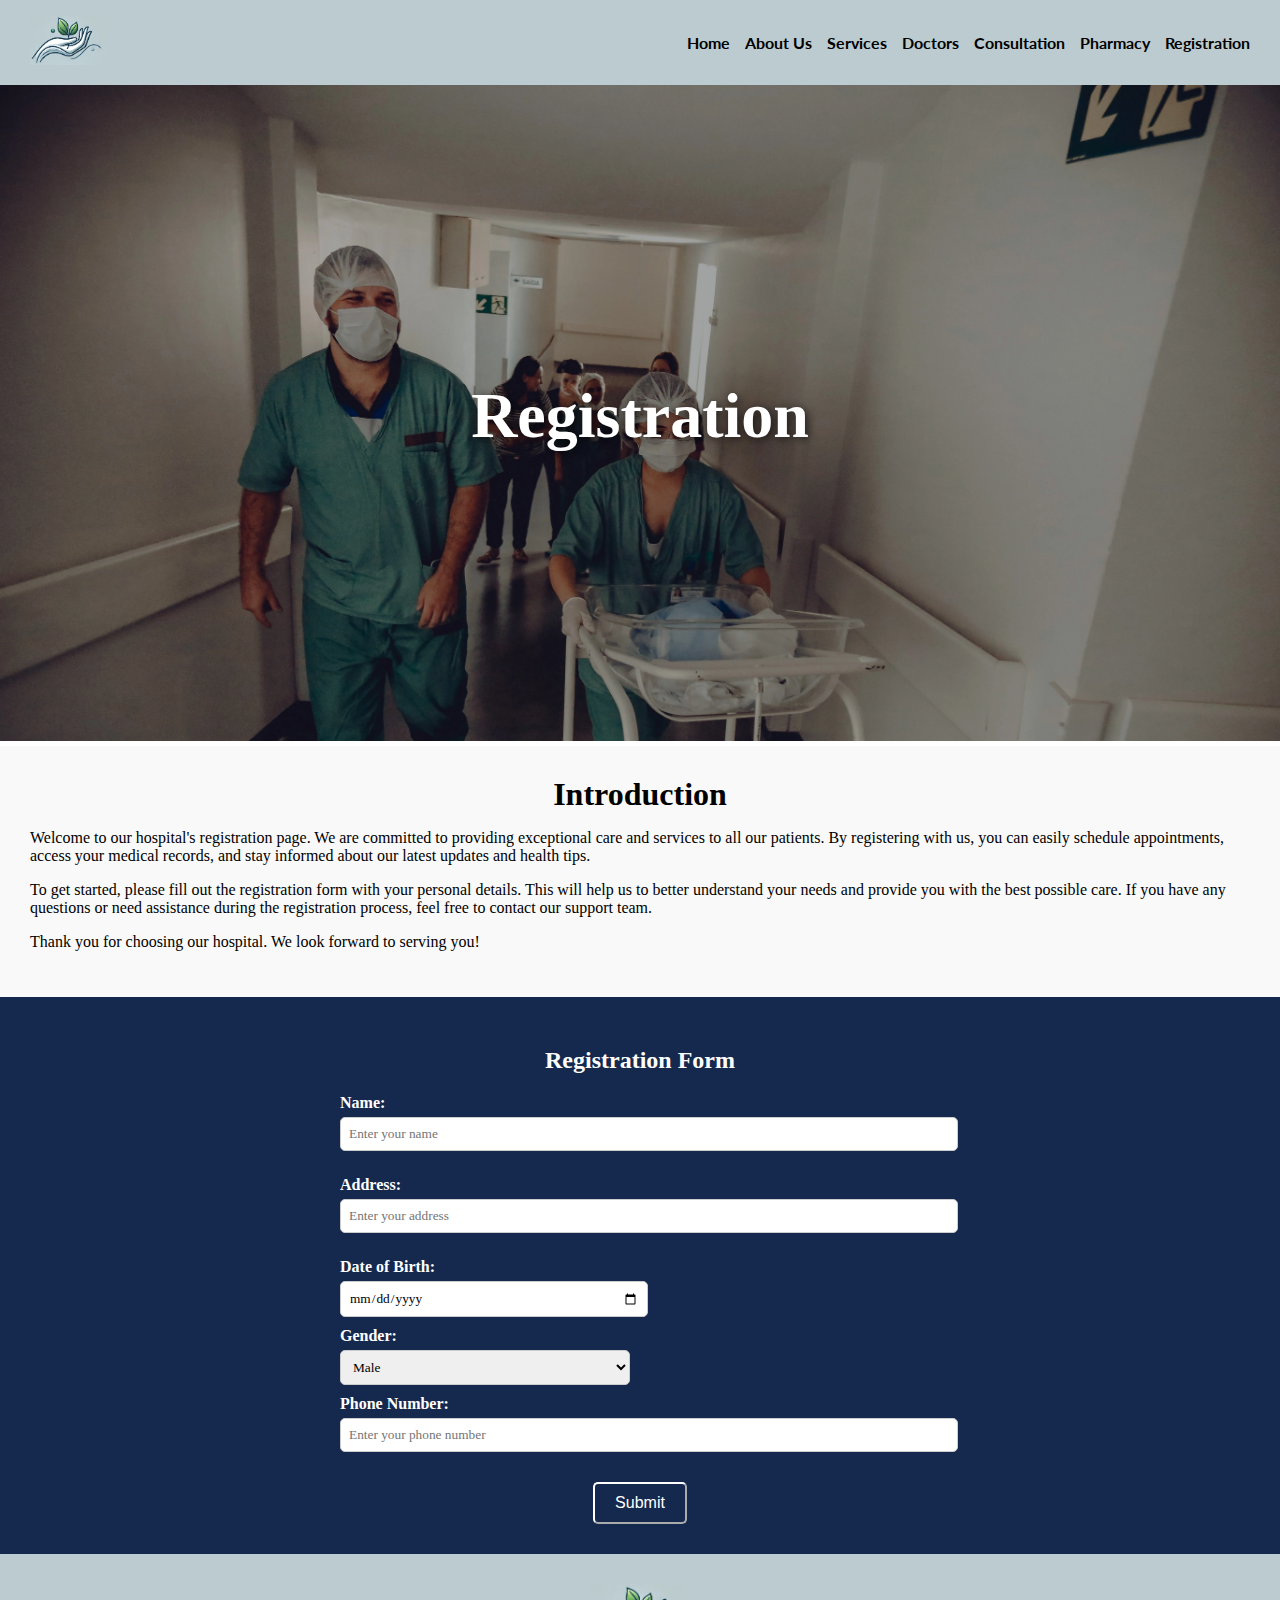
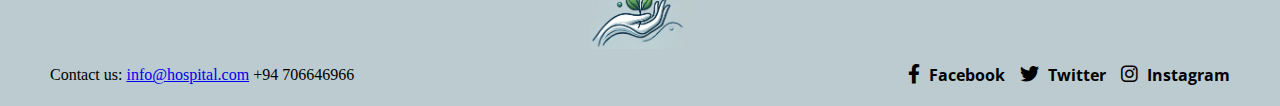
<file: registration.html>
<!DOCTYPE html>
<html lang="en">
<head>
    <meta charset="UTF-8">
    <meta name="viewport" content="width=device-width, initial-scale=1.0">
    <title>Registration</title>
    <link rel="stylesheet" href="../styles/registrationstyle.css">
    <link rel="stylesheet" href="https://cdnjs.cloudflare.com/ajax/libs/font-awesome/6.0.0-beta3/css/all.min.css">
    <link rel="apple-touch-icon" sizes="180x180" href="/apple-touch-icon.png">
    <link rel="icon" type="image/png" sizes="32x32" href="/favicon-32x32.png">
    <link rel="icon" type="image/png" sizes="16x16" href="/favicon-16x16.png">
    <link rel="manifest" href="/site.webmanifest">
    <meta name="msapplication-TileColor" content="#da532c">
    <meta name="theme-color" content="#ffffff">
</head>
<body>
    <!-- Header -->
    <header>
        <div class="logo">
            <!-- Logo -->
            <img src="/images/Logo.webp" alt="Hospital Logo">
        </div>
        <nav>
            <ul>
                <li><a href="index.html">Home</a></li>
                <li><a href="about.html">About Us</a></li>
                <li><a href="services.html">Services</a></li>
                <li><a href="doctors.html">Doctors</a></li>
                <li><a href="consultation.html">Consultation</a></li>
                <li><a href="pharmacy.html">Pharmacy</a></li>
                <li><a href="registration.html">Registration</a></li>
            </ul>
        </nav>
    </header>

    <!-- Hero Section -->
    <section class="hero">
        <img src="/images/Regis.webp" alt="Hero Image">
        <div class="hero-text">
            <h1>Registration</h1>
        </div>
    </section>

    <section class="intro">
        <div class="intro-content">
            <h1>Introduction</h1>
            <p>Welcome to our hospital's registration page. We are committed to providing exceptional care and services to all our patients. By registering with us, you can easily schedule appointments, access your medical records, and stay informed about our latest updates and health tips.</p>
            <p>To get started, please fill out the registration form with your personal details. This will help us to better understand your needs and provide you with the best possible care. If you have any questions or need assistance during the registration process, feel free to contact our support team.</p>
            <p>Thank you for choosing our hospital. We look forward to serving you!</p>
        </div>
    </section>
    

    <!-- Registration Form -->
    <section class="registration-form">
        <h2>Registration Form</h2>
        <form>
            <div class="form-group">
                <label for="name">Name:</label>
                <input type="text" id="name" name="name" placeholder="Enter your name">
            </div>
            <div class="form-group">
                <label for="address">Address:</label>
                <input type="text" id="address" name="address" placeholder="Enter your address">
            </div>
            <div class="form-group">
                <label for="dob">Date of Birth:</label>
                <input type="date" id="dob" name="dob">
                <label for="gender">Gender:</label>
                <select id="gender" name="gender">
                    <option value="male">Male</option>
                    <option value="female">Female</option>
                    <option value="other">Other</option>
                </select>
                <label for="phone">Phone Number:</label>
                <input type="tel" id="phone" name="phone" placeholder="Enter your phone number">
            </div>
            <button type="submit">Submit</button>
        </form>
    </section>

    <!-- Footer -->
    <footer>
        <div class="footer-info">
            <div class="footer-logo">
                <img src="/images/Logo.webp" alt="Hospital Logo">
            </div>
            <p>Contact us: <a href="mailto:info@hospital.com">info@hospital.com</a> +94 706646966</p>
            <div class="social-media">
                <a href="https://www.facebook.com" target="_blank"><i class="fab fa-facebook-f"></i> Facebook</a>
                <a href="https://www.twitter.com" target="_blank"><i class="fab fa-twitter"></i> Twitter</a>
                <a href="https://www.instagram.com" target="_blank"><i class="fab fa-instagram"></i> Instagram</a>
            </div>
        </div>
    </footer>
    <!-- References -->
    <!-- (No date) Chatgpt. Available at: https://openai.com/chatgpt/ (Accessed: 12 September 2024). -->
    <!-- Hospital vectors, photos and PSD files | Free download (no date). https://www.freepik.com/search?format=search&last_filter=query&last_value=hospital&query=hospital. -->
    <!-- Pexels (no date) Hospital Group staff Photos, Download the BEST free Hospital Group Staff Stock photos & HD images. https://www.pexels.com/search/hospital%20group%20staff/. -->
</body>
</html>
</file>
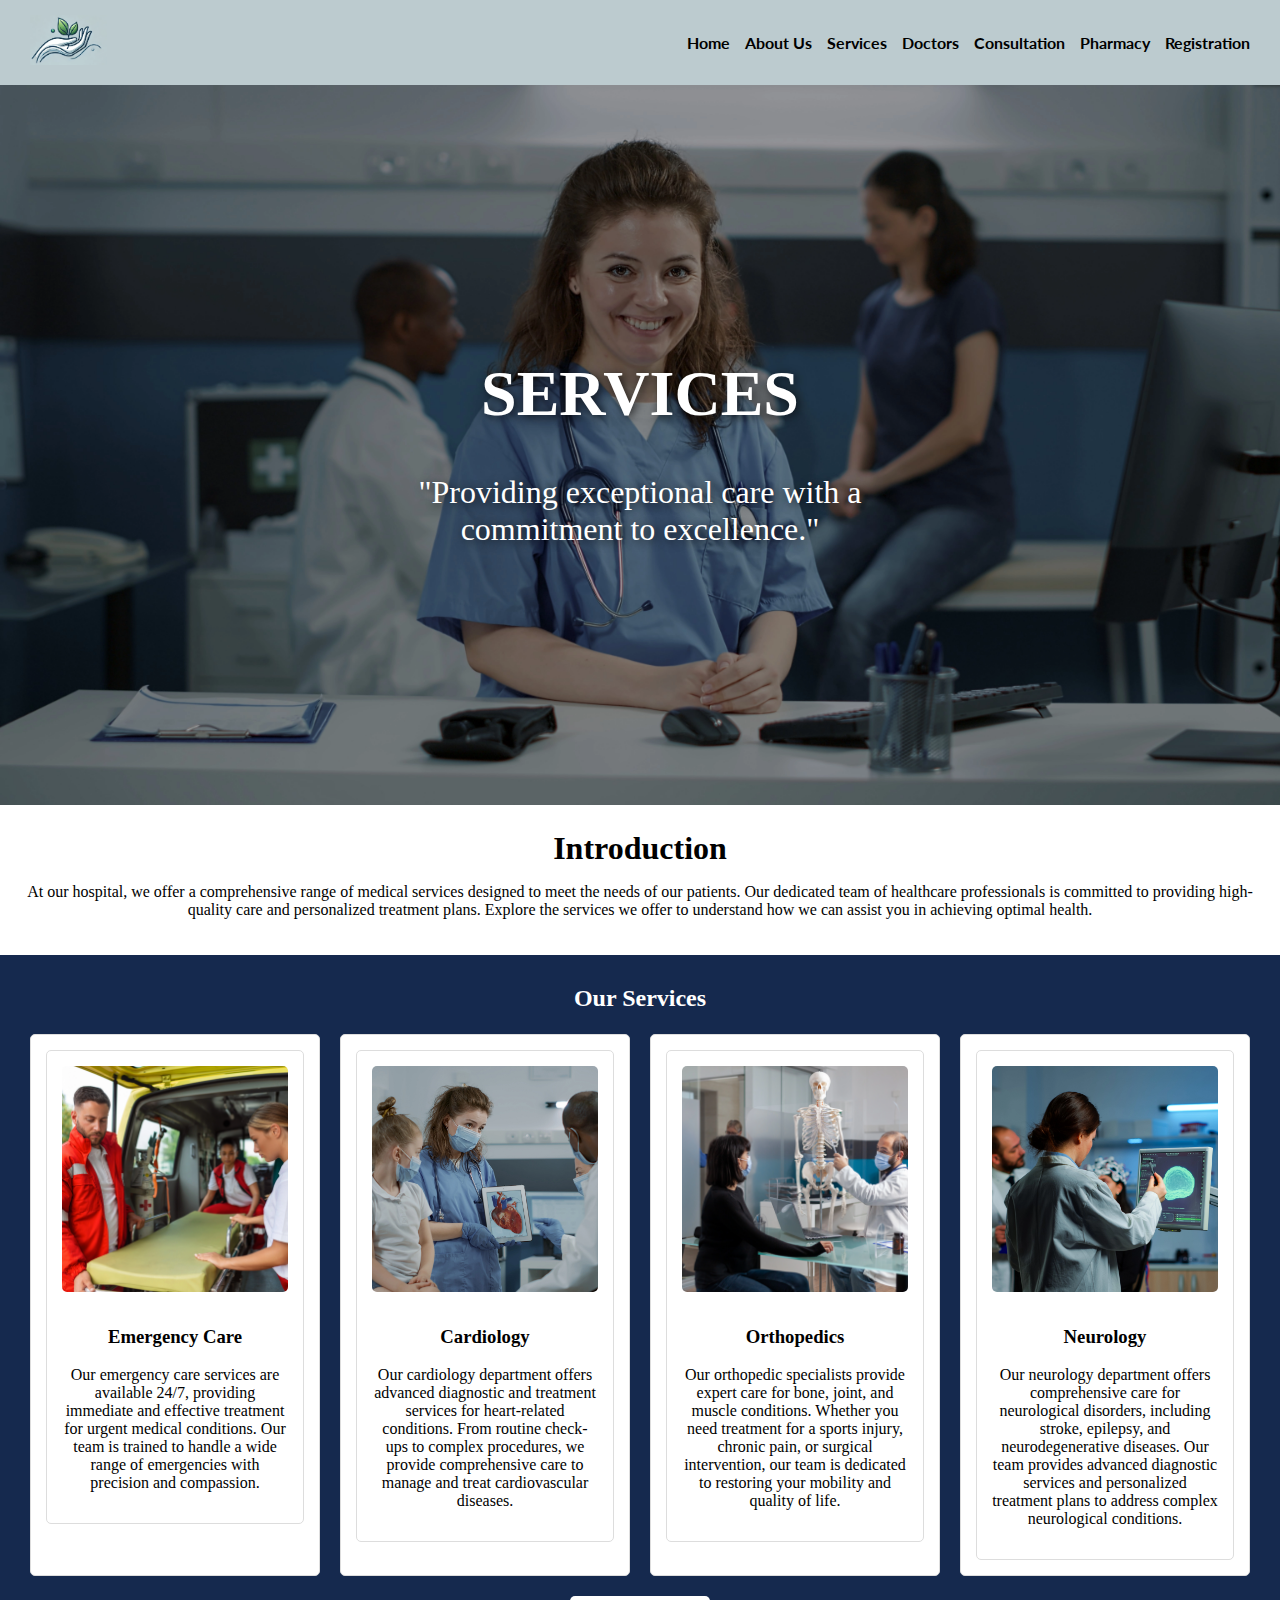
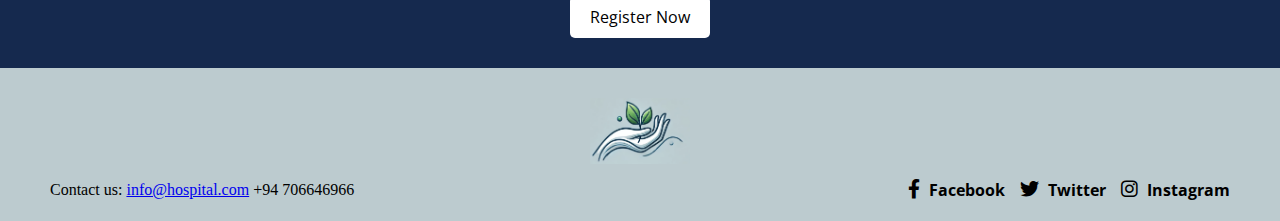
<file: services.html>
<!DOCTYPE html>
<html lang="en">
<head>
    <meta charset="UTF-8">
    <meta name="viewport" content="width=device-width, initial-scale=1.0">
    <title>Services - Hospital Website</title>
    <link rel="stylesheet" href="../styles/servicesstyle.css">
    <link rel="stylesheet" href="https://cdnjs.cloudflare.com/ajax/libs/font-awesome/6.0.0-beta3/css/all.min.css">
    <link rel="apple-touch-icon" sizes="180x180" href="/apple-touch-icon.png">
    <link rel="icon" type="image/png" sizes="32x32" href="/favicon-32x32.png">
    <link rel="icon" type="image/png" sizes="16x16" href="/favicon-16x16.png">
    <link rel="manifest" href="/site.webmanifest">
    <meta name="msapplication-TileColor" content="#da532c">
    <meta name="theme-color" content="#ffffff">
</head>
<body>
    <!-- Header -->
    <header>
        <div class="logo">
            <!-- Logo -->
            <img src="/images/Logo.webp" alt="Hospital Logo">
        </div>
        <nav>
            <ul>
                <li><a href="index.html">Home</a></li>
                <li><a href="about.html">About Us</a></li>
                <li><a href="services.html">Services</a></li>
                <li><a href="doctors.html">Doctors</a></li>
                <li><a href="consultation.html">Consultation</a></li>
                <li><a href="pharmacy.html">Pharmacy</a></li>
                <li><a href="registration.html">Registration</a></li>
            </ul>
        </nav>
    </header>

    <!-- Hero Section -->
    <section class="hero">
        <img src="/images/Service page hero img.webp" alt="Hero Image">
        <div class="hero-text">
            <h1>SERVICES</h1>
            <p>"Providing exceptional care with a commitment to excellence."</p>
        </div>
    </section>

    <!-- Introduction Section -->
    <section class="intro">
        <div class="intro-content">
            <h1>Introduction</h1>
            <p>At our hospital, we offer a comprehensive range of medical services designed to meet the needs of our patients. Our dedicated team of healthcare professionals is committed to providing high-quality care and personalized treatment plans. Explore the services we offer to understand how we can assist you in achieving optimal health.</p>
        </div>
    </section>

    <!-- Main Services Section -->
    <section class="main-services">
        <h2>Our Services</h2>
        <br>
        <div class="services-grid">
            <a href="emergency.html" class="service-card"> 
                <div class="service-card">
                    <img src="/images/Emergency serv.webp" alt="Emergency Care">
                    <h3>Emergency Care</h3>
                    <p>Our emergency care services are available 24/7, providing immediate and effective treatment for urgent medical conditions. Our team is trained to handle a wide range of emergencies with precision and compassion.</p>
                </div>
            </a>
        
            <a href="cardiology.html" class="service-card">
                <div class="service-card">
                    <img src="/images/cardiology serv.webp" alt="Cardiology"> 
                    <h3>Cardiology</h3>
                    <p>Our cardiology department offers advanced diagnostic and treatment services for heart-related conditions. From routine check-ups to complex procedures, we provide comprehensive care to manage and treat cardiovascular diseases.</p>
                </div>
            </a>
        
            <a href="orthopedics.html" class="service-card">
                <div class="service-card">
                    <img src="/images/ortho serv.webp" alt="Orthopedics">
                    <h3>Orthopedics</h3>
                    <p>Our orthopedic specialists provide expert care for bone, joint, and muscle conditions. Whether you need treatment for a sports injury, chronic pain, or surgical intervention, our team is dedicated to restoring your mobility and quality of life.</p>
                </div>
            </a>
        
            <a href="neurology.html" class="service-card">
                <div class="service-card">
                    <img src="/images/neuro serv.webp" alt="Neurology">
                    <h3>Neurology</h3>
                    <p>Our neurology department offers comprehensive care for neurological disorders, including stroke, epilepsy, and neurodegenerative diseases. Our team provides advanced diagnostic services and personalized treatment plans to address complex neurological conditions.</p>
                </div>
            </a>
        </div>
        
        </div>
        <!-- Registration Button Section -->
        <div class="registration-button">
            <a href="registration.html" class="btn-register">Register Now</a>
        </div>
    </section>

    <!-- Footer -->
    <footer>
        <div class="footer-info">
            <div class="footer-logo">
                <img src="/images/Logo.webp" alt="Hospital Logo">
            </div>
            <p>Contact us: <a href="mailto:info@hospital.com">info@hospital.com</a> +94 706646966</p>
            <div class="social-media">
                <a href="https://www.facebook.com" target="_blank"><i class="fab fa-facebook-f"></i> Facebook</a>
                <a href="https://www.twitter.com" target="_blank"><i class="fab fa-twitter"></i> Twitter</a>
                <a href="https://www.instagram.com" target="_blank"><i class="fab fa-instagram"></i> Instagram</a>
            </div>
        </div>
    </footer>
    <!-- References -->
    <!-- (No date) Chatgpt. Available at: https://openai.com/chatgpt/ (Accessed: 12 September 2024). -->
    <!-- Hospital vectors, photos and PSD files | Free download (no date). https://www.freepik.com/search?format=search&last_filter=query&last_value=hospital&query=hospital. -->
    <!-- Pexels (no date) Hospital Group staff Photos, Download the BEST free Hospital Group Staff Stock photos & HD images. https://www.pexels.com/search/hospital%20group%20staff/. -->
</body>
</html>
</file>
<file: styles/homestyles.css>
/* Import fonts */
@import url('https://fonts.googleapis.com/css2?family=Lato:wght@400;700&family=Open+Sans:wght@400;700&display=swap');

/* General Styles */
body {
    font-family: 'Open Sans', sans-serif;
    margin: 0;
    padding: 0;
    box-sizing: border-box;
}

nav ul li a {
    text-decoration: none;
    color: #000000;
    font-weight: bold;
    font-family: 'Lato', sans-serif; /* Font for navigation bar */
}

/* Headings */
h1, h2, h3, h4, h5, h6 {
    font-family: 'Montserrat', sans-serif;
}

/* Other text elements */
p, label, input, select {
    font-family: 'Montserrat', sans-serif;
}

/* Colors */
:root {
    --primary-color: #bccbcf; /* Header and footer color */
    --secondary-color: #15294e; /* Dark blue for services section */
    --text-color: #000000;
}

/* Header */
header {
    display: flex;
    justify-content: space-between;
    align-items: center;
    padding: 15px 30px;
    background-color: var(--primary-color);
}

header .logo img {
    max-height: 50px;
}

nav ul {
    list-style-type: none;
    display: flex;
    gap: 15px;
}

nav ul li {
    margin: 0;
}

nav ul li a {
    text-decoration: none;
    color: var(--text-color);
    font-weight: bold;
}

/* Hero Section */
.hero {
    position: relative;
    text-align: center;
    color: white;
}

.hero img {
    width: 100%;
    height: auto;
}

.hero .hero-text {
    position: absolute;
    top: 50%;
    left: 50%;
    transform: translate(-50%, -50%);
    font-family: sans-serif;
    font-size: 2rem; /* Text size */
    font-weight: bold;
    text-shadow: 2px 2px 10px rgba(0, 0, 0, 0.7); /* Text shadow */
}

/* Media Queries for Hero Section */
@media (max-width: 768px) {
    .hero .hero-text {
        font-size: 2.5rem; /* Smaller screen */
    }
}

@media (max-width: 480px) {
    .hero .hero-text {
        font-size: 2rem;
    }
}

/* Intro Section */
.intro {
    text-align: justify;
    padding: 20px;
}

.intro-content {
    max-width: 800px;
    margin: 0 auto;
}

.intro-content h1 {
    text-align: center;
    margin-bottom: 20px;
}

/* Main Services Section */
.main-services {
    text-align: center;
    padding: 30px;
    background-color: var(--secondary-color);
    color: white;
}

.main-services h2 {
    color: #ddd;
}

.main-services .services-grid {
    display: grid;
    grid-template-columns: repeat(auto-fit, minmax(200px, 1fr));
    gap: 20px;
}

/* Service Card */
.service-card {
    background-color: white;
    padding: 15px;
    text-align: center;
    border-radius: 5px;
    color: var(--text-color);
    transition: transform 0.3s ease-in-out, box-shadow 0.3s ease-in-out, opacity 0.3s ease-in-out;
    transform: scale(1); /* Initial scale */
    opacity: 1;
}

.service-card img {
    width: 100%;
    height: auto;
    border-radius: 5px;
}

/* Animation on hover */
.service-card:hover {
    transform: scale(1.05); /* Slight pop-up effect */
    box-shadow: 0 12px 24px rgba(0, 0, 0, 0.2); /* Shadow on hover */
    opacity: 0.9; /* Slight fade effect */
}

/* Departments Section */
.departments {
    padding: 50px;
    background-color: #f9f9f9;
    text-align: justify;
}

.departments h2 {
    text-align: center;
    font-size: 2em;
    margin-bottom: 30px;
}

.department-grid {
    display: grid;
    grid-template-columns: 1fr;
    gap: 30px;
}

/* Department Card */
.department-card {
    background-color: var(--secondary-color); /* Secondary color for the card background */
    padding: 20px;
    border-radius: 10px;
    box-shadow: 0px 2px 10px rgba(0, 0, 0, 0.1);
    color: white; /* White text inside */
    transition: transform 0.3s ease, box-shadow 0.3s ease; /* Smooth transition */
}

.department-card h3 {
    margin-bottom: 15px;
    color: white; /* Title in white */
}

.department-card img {
    width: 100%;
    height: auto;
    margin-bottom: 15px;
    border-radius: 5px;
}

.department-card p {
    margin-bottom: 10px;
    line-height: 1.6;
    font-size: 1rem;
    color: white; /* Paragraph text in white */
}

/* Animation on hover */
.department-card:hover {
    transform: translateY(-10px); /* Slight lift effect */
    box-shadow: 0 10px 20px rgba(0, 0, 0, 0.2); /* Shadow on hover */
}

/* Media Queries for Departments */
@media (max-width: 768px) {
    .department-grid {
        grid-template-columns: repeat(auto-fit, minmax(200px, 1fr));
        gap: 20px;
    }
}

@media (max-width: 480px) {
    .department-card h3 {
        font-size: 1.5rem;
    }

    .department-card p {
        font-size: 0.9rem;
    }

    .department-card img {
        width: 100%;
        height: auto;
    }
}



/* Lists */
.more-details {
    padding: 20px;
    background-color: #f9f9f9;
    border: 1px solid #ddd;
    border-radius: 5px;
    max-width: 800px;
    margin: 20px auto;
}

.details-content {
    display: flex;
    justify-content: space-between;
    gap: 20px;
}

.bullet-points,
.numbered-list {
    width: 48%;
}

h2 {
    text-align: center;
    color: #333;
}

h3 {
    color: #555;
}

ul,
ol {
    padding-left: 20px;
}

li {
    margin-bottom: 10px;
}

.more-details ul {
    list-style-type: disc;
}

.more-details ol {
    list-style-type: decimal;
}

/* Media Queries for Lists */
@media (max-width: 768px) {
    .details-content {
        flex-direction: column;
        align-items: center;
    }

    .bullet-points,
    .numbered-list {
        width: 100%;
    }

    .bullet-points ul,
    .numbered-list ol {
        padding-left: 0;
    }
}

@media (max-width: 480px) {
    .more-details {
        padding: 15px;
    }

    h2 {
        font-size: 1.5em;
    }

    h3 {
        font-size: 1.2em;
    }

    li {
        font-size: 0.9em;
    }
}

/* Footer Styles */
footer {
    background-color: var(--primary-color);
    color: var(--text-color);
    text-align: center;
    padding: 20px;
}

.footer-info {
    display: flex;
    justify-content: space-between;
    align-items: center;
    padding: 0 30px;
    flex-wrap: wrap;
}

.footer-logo {
    text-align: center;
    flex-basis: 100%;
    margin: 10px 0;
}

.footer-logo img {
    max-width: 100px; /* Adjust the size of the logo */
}

.footer-info p,
.footer-info .social-media a {
    margin: 0;
    color: var(--text-color);
}

.footer-info .social-media {
    display: flex;
    gap: 15px;
}

.footer-info .social-media a {
    text-decoration: none;
    color: var(--text-color);
    font-weight: bold;
}

/* Media Queries for Footer */
@media (max-width: 768px) {
    nav ul {
        flex-direction: column;
    }

    nav ul li {
        margin: 5px 0;
    }

    .main-services .services-grid {
        grid-template-columns: repeat(auto-fit, minmax(150px, 1fr));
    }

    .departments {
        padding: 20px;
    }

    .department-card {
        flex-direction: column;
        align-items: center;
    }

    .department-card img {
        width: 100%;
        height: auto;
    }

    .footer-info {
        padding: 10px;
    }

    .footer-logo img {
        max-width: 80px;
    }
}

@media (max-width: 480px) {
    nav ul {
        flex-direction: column;
        gap: 10px;
    }

    .main-services .services-grid {
        grid-template-columns: 1fr;
    }

    .footer-info {
        flex-direction: column;
        gap: 15px;
    }

    .footer-logo img {
        max-width: 80px;
    }

    .footer-info .social-media {
        justify-content: center;
        gap: 10px;
    }
}

/* Social Media Styles */
.social-media a {
    text-decoration: none;
    color: #000;
    font-weight: bold;
    margin-right: 15px;
}

.social-media a i {
    margin-right: 5px;
    font-size: 1.2em;
}

/* Optionally, change hover effects */
.social-media a:hover {
    color: #007BFF; /* Change color on hover */
}
</file>
<file: styles/subpagestyle.css>
/* Import fonts */
@import url('https://fonts.googleapis.com/css2?family=Lato:wght@400;700&family=Open+Sans:wght@400;700&display=swap');

/* General Styles */
body {
    font-family: 'Open Sans', sans-serif;
    margin: 0;
    padding: 0;
    box-sizing: border-box;
}

nav ul li a {
    text-decoration: none;
    color: #000000;
    font-weight: bold;
    font-family: 'Lato', 'Montserrat'; /* Font for navigation bar */
}

/* Headings */
h1, h2, h3, h4, h5, h6 {
    font-family: 'Montserrat';
}

/* Other text elements, if necessary */
p, label, input, select {
    font-family: 'Montserrat';
}

/* Colors */
:root {
    --primary-color: #bccbcf; /* Header and footer color */
    --secondary-color: #15294e; /* Dark blue for accents */
    --text-color: #000000;
}

/* Header */
header {
    display: flex;
    justify-content: space-between;
    align-items: center;
    padding: 15px 30px;
    background-color: var(--primary-color);
}

header .logo img {
    max-height: 50px;
}

nav ul {
    list-style-type: none;
    display: flex;
    gap: 15px;
    margin: 0;
    padding: 0;
}

nav ul li {
    margin: 0;
}

nav ul li a {
    text-decoration: none;
    color: var(--text-color);
    font-weight: bold;
}

/* Service Detail Section Styles */
.service-detail {
    padding: 30px;
    text-align: center;
    background-color: var(--secondary-color);
}

.service-detail img {
    width: 100%;
    max-width: 500px;
    height: auto;
    border-radius: 5px;
    margin-bottom: 20px;
}

.service-detail h1 {
    margin-bottom: 20px;
    font-size: 2em;
    color:white;
}

.service-detail p {
    font-size: 1.2em;
    line-height: 1.6;
    color: white;
    max-width: 800px;
    margin: 0 auto;
    background-color: var(--secondary-color);
    border-radius: 2;
    padding: 2;
}

/* Footer Styles */
footer {
    background-color: var(--primary-color);
    color: var(--text-color);
    text-align: center;
    padding: 20px;
}

.footer-info {
    display: flex;
    justify-content: space-between;
    align-items: center;
    padding: 0 30px;
    flex-wrap: wrap;
}

.footer-logo {
    text-align: center;
    flex-basis: 100%;
    margin: 10px 0;
}

.footer-logo img {
    max-width: 100px; /* Adjust the size of the logo */
}

.footer-info p,
.footer-info .social-media a {
    margin: 0;
    color: var(--text-color);
}

.footer-info .social-media {
    display: flex;
    gap: 15px;
}

.footer-info .social-media a {
    text-decoration: none;
    color: var(--text-color);
    font-weight: bold;
}

/* Media Queries for Responsiveness */
@media (max-width: 768px) {
    nav ul {
        flex-direction: column;
        gap: 10px;
    }

    .footer-info {
        flex-direction: column;
        align-items: center;
        text-align: center;
    }

    .footer-info .social-media,
    .footer-info p,
    .footer-logo {
        width: 100%;
        margin-bottom: 10px;
    }
}

@media (max-width: 480px) {
    .footer-logo img {
        max-width: 80px; /* Adjust the size for smaller screens */
    }
}

.social-media a {
    text-decoration: none;
    color: #000;
    font-weight: bold;
    margin-right: 15px;
}

.social-media a i {
    margin-right: 5px;
    font-size: 1.2em;
}

/* Optionally, change hover effects */
.social-media a:hover {
    color: #007BFF; /* Change color on hover */
}
</file>
<file: styles/consultationstyle.css>
/* Import fonts */
@import url('https://fonts.googleapis.com/css2?family=Lato:wght@400;700&family=Open+Sans:wght@400;700&display=swap');

/* General Styles */
body {
    font-family: 'Open Sans', sans-serif;
    margin: 0;
    padding: 0;
    box-sizing: border-box;
}

nav ul li a {
    text-decoration: none;
    color: #000000;
    font-weight: bold;
    font-family: 'Lato', 'Montserrat'; /* Font for navigation bar */
}

/* Headings */
h1, h2, h3, h4, h5, h6 {
    font-family: 'Montserrat';
}


p, label, input, select {
    font-family: 'Montserrat';
}

/* Colors */
:root {
    --primary-color: #bccbcf; /* Header and footer color */
    --secondary-color: #15294e; 
    --text-color: #000000;
}

/* Header */
header {
    display: flex;
    justify-content: space-between;
    align-items: center;
    padding: 15px 30px;
    background-color: var(--primary-color);
}

header .logo img {
    max-height: 50px;
}

nav ul {
    list-style-type: none;
    display: flex;
    gap: 15px;
    margin: 0;
    padding: 0;
}

nav ul li {
    margin: 0;
}

nav ul li a {
    text-decoration: none;
    color: var(--text-color);
    font-weight: bold;
}

/* Consultation Form */
.consultation-form {
    padding: 30px;
    background-color: var(--secondary-color);
}

.consultation-form h2 {
    text-align: center;
    margin-bottom: 20px;
    color: white;
}

form {
    max-width: 600px;
    margin: 0 auto;
}

.form-group {
    margin-bottom: 15px;
}

.form-group label {
    display: block;
    margin-bottom: 5px;
    font-weight: bold;
    color: white;
}

.form-group input,
.form-group select {
    width: 100%;
    padding: 8px;
    border-radius: 5px;
    border: 1px solid #ccc;
    box-sizing: border-box; /* padding and border  */
}

.form-row {
    display: flex;
    flex-wrap: wrap;
    gap: 15px; /* Space between columns */
}

.form-column {
    flex: 1;
    min-width: 200px; 
}


button {
    background-color: var(--secondary-color);
    color: white;
    padding: 10px 20px;
    border: 1;
    border-color: white;
    border-radius: 5px;
    cursor: pointer;
    font-size: 16px;
    display: block;
    margin: 20px auto 0; 
}

button:hover {
    background-color: #0056b3;
}

/* Footer Styles */
footer {
    background-color: var(--primary-color);
    color: var(--text-color);
    text-align: center;
    padding: 20px;
}

.footer-info {
    display: flex;
    justify-content: space-between;
    align-items: center;
    padding: 0 30px;
    flex-wrap: wrap;
}

.footer-logo {
    text-align: center;
    flex-basis: 100%;
    margin: 10px 0;
}

.footer-logo img {
    max-width: 100px; 
}

.footer-info p,
.footer-info .social-media a {
    margin: 0;
    color: var(--text-color);
}

.footer-info .social-media {
    display: flex;
    gap: 15px;
}

.footer-info .social-media a {
    text-decoration: none;
    color: var(--text-color);
}

/* Media Queries for Responsiveness */
@media (max-width: 768px) {
    nav ul {
        flex-direction: column;
        gap: 10px;
    }

    .footer-info {
        flex-direction: column;
        align-items: center;
        text-align: center;
    }

    .footer-info .social-media,
    .footer-info p,
    .footer-logo {
        width: 100%;
        margin-bottom: 10px;
    }

    .form-row {
        flex-direction: column;
    }

    .form-column {
        min-width: 100%;
    }
}

@media (max-width: 480px) {
    .footer-logo img {
        max-width: 80px; 
    }
}

.social-media a {
    text-decoration: none;
    color: #000;
    font-weight: bold;
    margin-right: 15px;
}

.social-media a i {
    margin-right: 5px;
    font-size: 1.2em;
}

/* hover */
.social-media a:hover {
    color: #007BFF; 
}
</file>
<file: styles/doctorstyle.css>
/* Import fonts */
@import url('https://fonts.googleapis.com/css2?family=Lato:wght@400;700&family=Open+Sans:wght@400;700&display=swap');

/* General Styles */
body {
    font-family: 'Open Sans', sans-serif;
    margin: 0;
    padding: 0;
    box-sizing: border-box;
}

nav ul li a {
    text-decoration: none;
    color: #000000;
    font-weight: bold;
    font-family: 'Lato', 'Montserrat'; /* Font for navigation bar */
}

/* Headings */
h1, h2, h3, h4, h5, h6 {
    font-family: 'Montserrat';
}

/* Other text elements, if necessary */
p, label, input, select {
    font-family: 'Montserrat';
}

/* Colors */
:root {
    --primary-color: #bccbcf; /* Header and footer color */
    --secondary-color: #15294e; /* Dark blue for accents */
    --text-color: #000000;
}

/* Header */
header {
    display: flex;
    justify-content: space-between;
    align-items: center;
    padding: 15px 30px;
    background-color: var(--primary-color);
}

header .logo img {
    max-height: 50px;
}

nav ul {
    list-style-type: none;
    display: flex;
    gap: 15px;
    margin: 0;
    padding: 0;
}

nav ul li {
    margin: 0;
}

nav ul li a {
    text-decoration: none;
    color: var(--text-color);
    font-weight: bold;
}

/* Introduction Section */
.intro {
    background-color: #f9f9f9;
    padding: 30px;
}

.intro-content {
    max-width: 800px;
    margin: 0 auto;
    text-align: center;
}

.intro-content h1 {
    margin-bottom: 15px;
    font-size: 2em;
}

.intro-content p {
    font-size: 1.2em;
    line-height: 1.6;
    color: #333;
}


/* Doctors Section Styles */
.doctors {
    padding: 30px;
    background-color: var(--secondary-color);
}

.doctors h2{
    color: white;
    text-align: center;
}

.doctors-grid {
    display: grid;
    grid-template-columns: repeat(auto-fit, minmax(300px, 1fr)); /* Responsive grid with min-width */
    gap: 20px;
    background-color: var(--secondary-color);
}

.doctor-card {
    background-color: white;
    padding: 15px;
    text-align: center;
    border-radius: 5px;
    box-shadow: 0 0 10px rgba(0, 0, 0, 0.1); /* Added shadow for better visual effect */
}

.doctor-card img {
    width: 100%;
    height: auto;
    border-radius: 5px;
    margin-bottom: 10px;
}

.doctor-card p {
    text-align: justify;
}

/* Footer Styles */
footer {
    background-color: var(--primary-color);
    color: var(--text-color);
    text-align: center;
    padding: 20px;
}

.footer-info {
    display: flex;
    justify-content: space-between;
    align-items: center;
    padding: 0 30px;
    flex-wrap: wrap;
}

.footer-logo {
    text-align: center;
    flex-basis: 100%;
    margin: 10px 0;
}

.footer-logo img {
    max-width: 100px; /* Adjust the size of the logo */
}

.footer-info p,
.footer-info .social-media a {
    margin: 0;
    color: var(--text-color);
}

.footer-info .social-media {
    display: flex;
    gap: 15px;
}

.footer-info .social-media a {
    text-decoration: none;
    color: var(--text-color);
    font-weight: bold;
}

/* Media Queries for Responsiveness */
@media (max-width: 768px) {
    nav ul {
        flex-direction: column;
        gap: 10px;
    }

    .doctors-grid {
        grid-template-columns: repeat(auto-fit, minmax(250px, 1fr)); /* Adjust columns for smaller screens */
    }

    .footer-info {
        flex-direction: column;
        align-items: center;
        text-align: center;
    }

    .footer-info .social-media,
    .footer-info p,
    .footer-logo {
        width: 100%;
        margin-bottom: 10px;
    }
}

@media (max-width: 480px) {
    .footer-logo img {
        max-width: 80px; /* Adjust the size for smaller screens */
    }
}

.social-media a {
    text-decoration: none;
    color: #000;
    font-weight: bold;
    margin-right: 15px;
}

.social-media a i {
    margin-right: 5px;
    font-size: 1.2em;
}

/* Optionally, change hover effects */
.social-media a:hover {
    color: #007BFF; /* Change color on hover */
}
</file>
<file: styles/registrationstyle.css>
/* Import fonts */
@import url('https://fonts.googleapis.com/css2?family=Lato:wght@400;700&family=Open+Sans:wght@400;700&display=swap');

/* General Styles */
body {
    font-family: 'Open Sans', sans-serif;
    margin: 0;
    padding: 0;
    box-sizing: border-box;
}

nav ul li a {
    text-decoration: none;
    color: #000000;
    font-weight: bold;
    font-family: 'Lato', 'Montserrat'; /* Font for navigation bar */
}

/* Headings */
h1, h2, h3, h4, h5, h6 {
    font-family: 'Montserrat';
}

/* Other text elements, if necessary */
p, label, input, select {
    font-family: 'Montserrat';
}

/* Colors */
:root {
    --primary-color: #bccbcf; /* Header and footer color */
    --secondary-color: #15294e; /* Dark blue for accents */
    --text-color: #000000;
}

/* Header */
header {
    display: flex;
    justify-content: space-between;
    align-items: center;
    padding: 15px 30px;
    background-color: var(--primary-color);
}

header .logo img {
    max-height: 50px;
}

nav ul {
    list-style-type: none;
    display: flex;
    gap: 15px;
    margin: 0;
    padding: 0;
}

nav ul li {
    margin: 0;
}

nav ul li a {
    text-decoration: none;
    color: var(--text-color);
    font-weight: bold;
}

/* Hero Section */
.hero {
    position: relative;
    text-align: center;
    color: white;
}

.hero img {
    width: 100%;
    height: auto;
}

.hero .hero-text {
    position: absolute;
    top: 50%;
    left: 50%;
    transform: translate(-50%, -50%);
    padding: 20px;
    border-radius: 5px;
    font-size: 2rem;
    text-shadow: 2px 2px 10px rgba(0, 0, 0, 0.7); /* Text shadow */
}

/* Introduction Section */
.intro {
    padding: 30px;
    background-color: #f9f9f9;
}

.intro-content h1 {
    text-align: center;
    margin: 0;
    font-size: 2em;
}

/* Registration Form Section */
.registration-form {
    padding: 30px;
    background-color:var(--secondary-color);
}

.registration-form h2 {
    text-align: center;
    margin-bottom: 20px;
    color: white;
}

form {
    max-width: 600px;
    margin: 0 auto;
}

.form-group {
    margin-bottom: 15px;
}

.form-group label {
    display: block;
    margin-bottom: 5px;
    font-weight: bold;
    color:white;
}

.form-group input,
.form-group select {
    width: 100%;
    padding: 8px;
    border-radius: 5px;
    border: 1px solid #ccc;
    margin-bottom: 10px;
}

.form-group input[type="date"] {
    display: inline-block;
    width: calc(50% - 10px);
    margin-right: 10px;
}

.form-group select {
    display: inline-block;
    width: calc(50% - 10px);
}

button {
    background-color: var(--secondary-color);
    color: white;
    padding: 10px 20px;
    border: 1;
    border-color: white;
    border-radius: 5px;
    cursor: pointer;
    font-size: 16px;
    display: block;
    margin: 20px auto 0; 
}

button:hover {
    background-color: #0056b3;
}

/* Footer Styles */
footer {
    background-color: var(--primary-color);
    color: var(--text-color);
    text-align: center;
    padding: 20px;
}

.footer-info {
    display: flex;
    justify-content: space-between;
    align-items: center;
    padding: 0 30px;
    flex-wrap: wrap;
}

.footer-logo {
    text-align: center;
    flex-basis: 100%;
    margin: 10px 0;
}

.footer-logo img {
    max-width: 100px; /* Adjust the size of the logo */
}

.footer-info p,
.footer-info .social-media a {
    margin: 0;
    color: var(--text-color);
}

.footer-info .social-media {
    display: flex;
    gap: 15px;
}

.footer-info .social-media a {
    text-decoration: none;
    color: var(--text-color);
    font-weight: bold;
}

/* Media Queries for Responsiveness */
@media (max-width: 768px) {
    nav ul {
        flex-direction: column;
        gap: 10px;
    }

    .hero .hero-text {
        width: 90%; /* Adjust width for smaller screens */
    }

    .footer-info {
        flex-direction: column;
        align-items: center;
        text-align: center;
    }

    .footer-info .social-media,
    .footer-info p,
    .footer-logo {
        width: 100%;
        margin-bottom: 10px;
    }
}

@media (max-width: 480px) {
    .footer-logo img {
        max-width: 80px; /* Adjust the size for smaller screens */
    }
}

.social-media a {
    text-decoration: none;
    color: #000;
    font-weight: bold;
    margin-right: 15px;
}

.social-media a i {
    margin-right: 5px;
    font-size: 1.2em;
}

/* Optionally, change hover effects */
.social-media a:hover {
    color: #007BFF; /* Change color on hover */
}
</file>
<file: styles/servicesstyle.css>
/* Import fonts */
@import url('https://fonts.googleapis.com/css2?family=Lato:wght@400;700&family=Open+Sans:wght@400;700&display=swap');

/* General Styles */
body {
    font-family: 'Open Sans', sans-serif;
    margin: 0;
    padding: 0;
    box-sizing: border-box;
}

nav ul li a {
    text-decoration: none;
    color: #000000;
    font-weight: bold;
    font-family: 'Lato', 'Montserrat'; /* Font for navigation bar */
}

/* Headings */
h1, h2, h3, h4, h5, h6 {
    font-family: 'Montserrat';
}

/* Other text elements, if necessary */
p, label, input, select {
    font-family: 'Montserrat';
}

/* Colors */
:root {
    --primary-color: #bccbcf; /* Header and footer color */
    --secondary-color: #15294e; /* Dark blue for accents */
    --text-color: #000000;
}

/* Header */
header {
    display: flex;
    justify-content: space-between;
    align-items: center;
    padding: 15px 30px;
    background-color: var(--primary-color);
}

header .logo img {
    max-height: 50px;
}

nav ul {
    list-style-type: none;
    display: flex;
    gap: 15px;
    margin: 0;
    padding: 0;
}

nav ul li {
    margin: 0;
}

nav ul li a {
    text-decoration: none;
    color: var(--text-color);
    font-weight: bold;
}

/* Image Section */
.hero {
    position: relative;
    text-align: center;
    color: white;
}

.hero img {
    width: 100%;
    height: auto;
}

.hero .hero-text {
    position: absolute;
    top: 50%;
    left: 50%;
    transform: translate(-50%, -50%);
    padding: 20px;
    border-radius: 5px;
    text-size-adjust: 50%;
    text-shadow: 2px 2px 10px rgba(0, 0, 0, 0.7);
    font-size: 2rem;
}

/* Intro */
.intro {
    text-align: justify;
    padding: 20px;
    background:white;
}

.intro-content h1 {
    text-align: center;
    margin: 0;
    font-size: 2em;
    color: rgb(0, 0, 0);
}

.intro-content p {
    text-align: center;
    margin: 1;
    font-size: 1em;
    color: rgb(0, 0, 0);
}

/* Main Services Section Styles */
.main-services {
    padding: 30px;
    background-color: var(--secondary-color);
}

.main-services h2 {
    text-align: center;
    margin: 0;
    font-size: 1.5em;
    color: white;
}

.main-services .services-grid {
    display: grid;
    grid-template-columns: repeat(auto-fit, minmax(200px, 1fr));
    gap: 20px;
}

.service-card {
    background-color: white;
    padding: 15px;
    text-align: center;
    border-radius: 5px;
    border: 1px solid #ddd;
    transition: transform 0.3s ease-in-out, box-shadow 0.3s ease-in-out, opacity 0.3s ease-in-out;
    transform: scale(1); 
    opacity: 1;
}

.service-card {
    display: block; /* Make the entire card clickable */
    text-decoration: none; /* Remove the underline from links */
    color: inherit; /* Keep the text color as inherited */
}


/*animation */
.service-card:hover {
    transform: scale(1.05); /* enlarge the card */
    box-shadow: 0px 4px 15px rgba(0, 0, 0, 0.2); /* Add shadow */
    opacity: 0.9; /* fade effect */
}


.service-card img {
    width: 100%;
    height: auto;
    border-radius: 5px;
    margin-bottom: 10px;
}

/* Registration Button */
.registration-button {
    text-align: center;
    margin-top: 20px;
}

.btn-register {
    display: inline-block;
    padding: 10px 20px;
    font-size: 16px;
    color: #000000;
    background-color: white; /* Button color */
    text-decoration: none;
    border-radius: 5px;
    transition: background-color 0.3s ease;
}

.btn-register:hover {
    background-color: #0056b3; /* Darker shade for hover effect */
}

/* Footer Styles */
footer {
    background-color: var(--primary-color);
    color: var(--text-color);
    text-align: center;
    padding: 20px;
}

.footer-info {
    display: flex;
    justify-content: space-between;
    align-items: center;
    padding: 0 30px;
    flex-wrap: wrap;
}

.footer-logo {
    text-align: center;
    flex-basis: 100%;
    margin: 10px 0;
}

.footer-logo img {
    max-width: 100px; /* Adjust the size of the logo */
}

.footer-info p,
.footer-info .social-media a {
    margin: 0;
    color: var(--text-color);
}

.footer-info .social-media {
    display: flex;
    gap: 15px;
}

.footer-info .social-media a {
    text-decoration: none;
    color: var(--text-color);
    font-weight: bold;
}

/* Media Queries for Responsiveness */
@media (max-width: 768px) {
    nav ul {
        flex-direction: column;
        gap: 10px;
    }

    .hero .hero-text {
        width: 90%;
    }

    .footer-info {
        flex-direction: column;
        align-items: center;
        text-align: center;
    }

    .footer-info .social-media,
    .footer-info p,
    .footer-logo {
        width: 100%;
        margin-bottom: 10px;
    }
}

@media (max-width: 480px) {
    .footer-logo img {
        max-width: 80px; /* Adjust the size for smaller screens */
    }
}

.social-media a {
    text-decoration: none;
    color: #000;
    font-weight: bold;
    margin-right: 15px;
}

.social-media a i {
    margin-right: 5px;
    font-size: 1.2em;
}

/* Optionally, change hover effects */
.social-media a:hover {
    color: #007BFF; /* Change color on hover */
}
</file>
